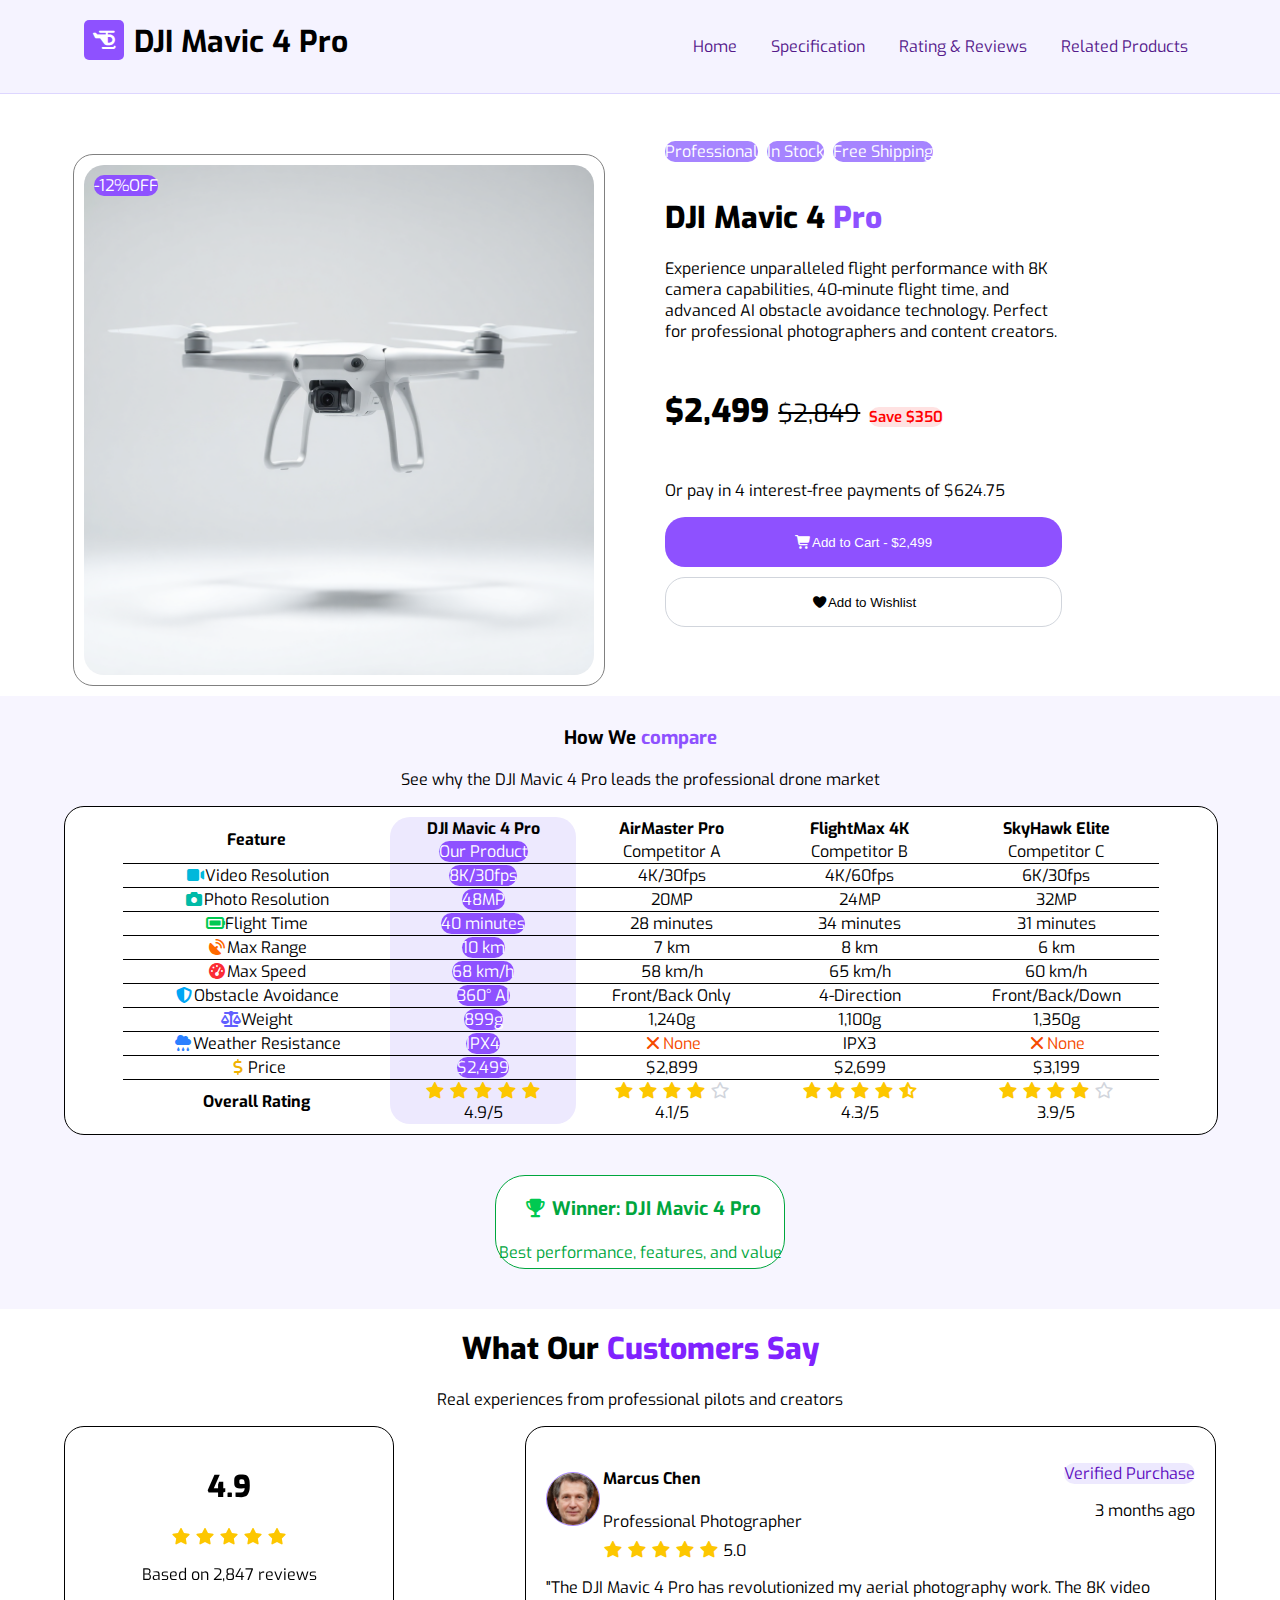
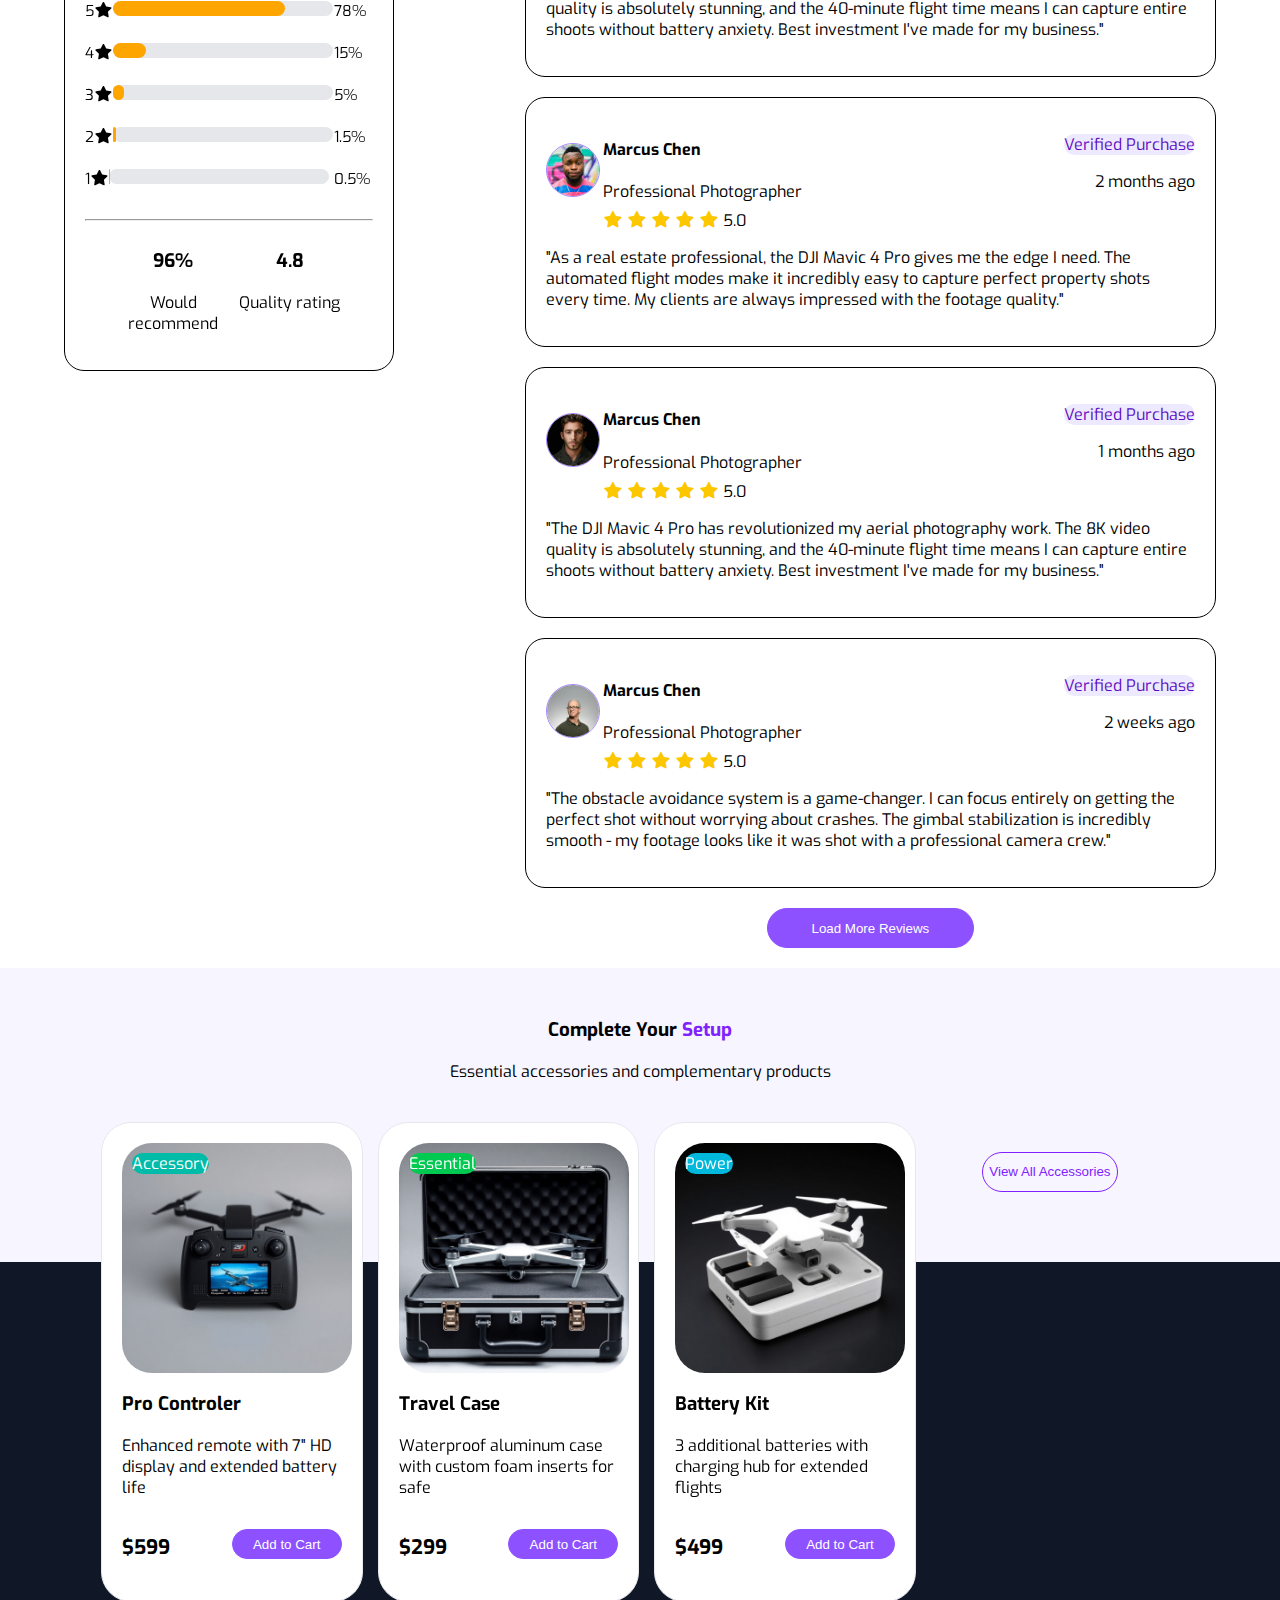
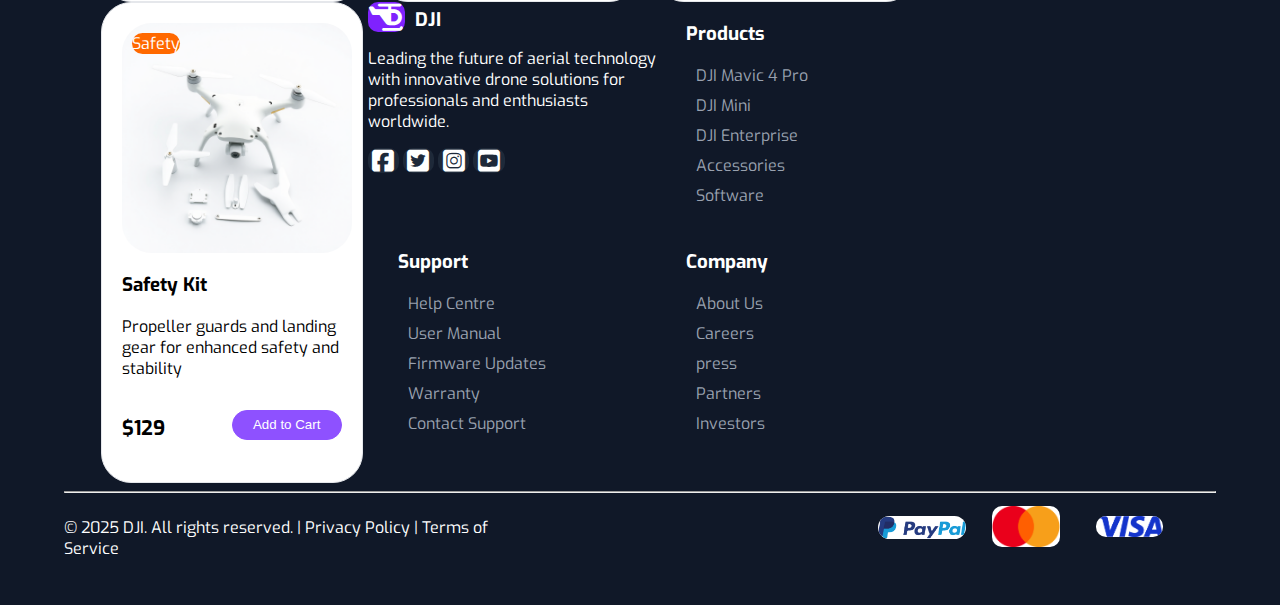
<file: index.html>
<html>
  <head>
    <link rel="shortcut icon" href="" type="" />
    <title>DJI Mavic 4 Pro | The Ultimate Drone</title>
    <link rel="stylesheet" href="Fontawesome/css/all.min.css" />
    <link rel="preconnect" href="https://fonts.googleapis.com" />
    <link rel="preconnect" href="https://fonts.gstatic.com" crossorigin />
    <link
      href="https://fonts.googleapis.com/css2?family=Exo:ital,wght@0,100..900;1,100..900&display=swap"
      rel="stylesheet"
    />
    <link rel="stylesheet" href="CSS/index.css" />
  </head>
  <body>
    <div class="Navbar">
      <div class="container">
        <div class="font-icon">
          <div class="font-img">
            <i class="fa-solid fa-helicopter"></i>
          </div>
          <div class="head"><h3>DJI Mavic 4 Pro</h3></div>
        </div>
        <!-- <div class="clear"></div> -->
        <div class="list-lift">
          <ul>
            <li>
              <a href="">Home</a>
            </li>
            <li><a href="">Specification</a></li>
            <li><a href="">Rating & Reviews</a></li>
            <li><a href="">Related Products</a></li>
          </ul>
        </div>
        <!-- <div class="clear"></div> -->
      </div>
    </div>

    <div class="clear"></div>

    <div class="Hero-Section">
      <div class="container">
        <div class="left-content">
          <div><img src="img/img3/imgi_1_hero-img-CYauTLx2.png" alt="" /></div>
          <div class="offer">-12%OFF</div>
        </div>
        <div class="right-content">
          <div class="list-right">
            <p>Professional</p>
            <p>In Stock</p>
            <p>Free Shipping</p>
          </div>
          <div class="info">
            <h1>DJI Mavic 4 <span>Pro</span></h1>
            <p>
              Experience unparalleled flight performance with 8K camera
              capabilities, 40-minute flight time, and advanced AI obstacle
              avoidance technology. Perfect for professional photographers and
              content creators.
            </p>
          </div>
          <div class="price">
            <p class="bold">$2,499</p>
            <p class="line"><del>$2,849</del></p>
            <p><span>Save $350</span></p>
            <p>Or pay in 4 interest-free payments of $624.75</p>
          </div>
          <div class="btn">
            <button class="btn1">
              <i class="fa-solid fa-cart-shopping"></i>Add to Cart - $2,499</button
            ><br />
            <button class="btn2">
              <i class="fa-solid fa-heart"></i>Add to Wishlist
            </button>
          </div>
        </div>
        <div class="clear"></div>
      </div>
    </div>

    <div class="How-We-compare-Section">
      <div class="container">
        <div class="address">
          <h3>How We <span>compare</span></h3>
          <p>See why the DJI Mavic 4 Pro leads the professional drone market</p>
        </div>
        <div class="Table">
          <table>
            <thead>
              <tr>
                <th rowspan="2">Feature</th>
                <th class="background2">DJI Mavic 4 Pro</th>
                <th>AirMaster Pro</th>
                <th>FlightMax 4K</th>
                <th>SkyHawk Elite</th>
              </tr>
              <tr>
                <td class="background"><span>Our Product</span></td>
                <td><p>Competitor A</p></td>
                <td><p>Competitor B</p></td>
                <td><p>Competitor C</p></td>
              </tr>
            </thead>
            <tbody>
              <tr class="border">
                <td><i class="fa-solid fa-video"></i>Video Resolution</td>
                <td class="background"><span>8K/30fps</span></td>
                <td><p>4K/30fps</p></td>
                <td><p>4K/60fps</p></td>
                <td><p>6K/30fps</p></td>
              </tr>
              <tr>
                <td><i class="fa-solid fa-camera"></i>Photo Resolution</td>
                <td class="background"><span>48MP</span></td>
                <td>20MP</td>
                <td>24MP</td>
                <td>32MP</td>
              </tr>
              <tr>
                <td><i class="fa-solid fa-battery-full"></i>Flight Time</td>
                <td class="background"><span>40 minutes</span></td>
                <td>28 minutes</td>
                <td>34 minutes</td>
                <td>31 minutes</td>
              </tr>
              <tr>
                <td><i class="fa-solid fa-satellite-dish"></i>Max Range</td>
                <td class="background"><span>10 km</span></td>
                <td>7 km</td>
                <td>8 km</td>
                <td>6 km</td>
              </tr>
              <tr>
                <td><i class="fa-solid fa-gauge-high"></i>Max Speed</td>
                <td class="background"><span>68 km/h</span></td>
                <td>58 km/h</td>
                <td>65 km/h</td>
                <td>60 km/h</td>
              </tr>
              <tr>
                <td>
                  <i class="fa-solid fa-shield-halved"></i>Obstacle Avoidance
                </td>
                <td class="background"><span>360° AI</span></td>
                <div class="font-red">
                  <td>Front/Back Only</td>
                  <td>4-Direction</td>
                  <td>Front/Back/Down</td>
                </div>
              </tr>
              <tr>
                <td><i class="fa-solid fa-scale-balanced"></i>Weight</td>
                <td class="background"><span>899g</span></td>
                <td>1,240g</td>
                <td>1,100g</td>
                <td>1,350g</td>
              </tr>
              <tr>
                <td>
                  <i class="fa-solid fa-cloud-rain"></i>Weather Resistance
                </td>
                <td class="background"><span>IPX4</span></td>
                <td>
                  <span class="font-red"
                    ><i class="fa-solid fa-xmark"></i>None</span
                  >
                </td>
                <td>IPX3</td>
                <td class="font-red"><i class="fa-solid fa-xmark"></i>None</td>
              </tr>
              <tr>
                <td><i class="fa-solid fa-dollar-sign"></i>Price</td>
                <td class="background"><span>$2,499</span></td>
                <td>$2,899</td>
                <td>$2,699</td>
                <td>$3,199</td>
              </tr>
            </tbody>
            <tfoot>
              <tr>
                <th>Overall Rating</th>
                <td class="background1">
                  <i class="fa-solid fa-star"></i>
                  <i class="fa-solid fa-star"></i>
                  <i class="fa-solid fa-star"></i>
                  <i class="fa-solid fa-star"></i>
                  <i class="fa-solid fa-star"></i><br />
                  <span> 4.9/5 </span>
                </td>
                <td>
                  <i class="fa-solid fa-star"></i>
                  <i class="fa-solid fa-star"></i>
                  <i class="fa-solid fa-star"></i>
                  <i class="fa-solid fa-star"></i>
                  <i class="fa-regular fa-star"></i><br />
                  4.1/5
                </td>
                <td>
                  <i class="fa-solid fa-star"></i>
                  <i class="fa-solid fa-star"></i>
                  <i class="fa-solid fa-star"></i>
                  <i class="fa-solid fa-star"></i>
                  <i class="fa-solid fa-star-half-stroke"></i><br />
                  4.3/5
                </td>
                <td>
                  <i class="fa-solid fa-star"></i>
                  <i class="fa-solid fa-star"></i>
                  <i class="fa-solid fa-star"></i>
                  <i class="fa-solid fa-star"></i>
                  <i class="fa-regular fa-star"></i><br />
                  3.9/5
                </td>
              </tr>
            </tfoot>
          </table>
        </div>
        <div class="text-align">
          <h3><i class="fa-solid fa-trophy"></i>Winner: DJI Mavic 4 Pro</h3>
          Best performance, features, and value
        </div>
      </div>
    </div>

    <div class="customer-reviews-section">
      <div class="container">
        <div class="title-customer-reviews">
          <h1>What Our <span>Customers Say</span></h1>
          <p>Real experiences from professional pilots and creators</p>
        </div>
        <div class="left-content2">
          <div class="rating">
            <h1>4.9</h1>
            <i class="fa-solid fa-star"></i>
            <i class="fa-solid fa-star"></i>
            <i class="fa-solid fa-star"></i>
            <i class="fa-solid fa-star"></i>
            <i class="fa-solid fa-star"></i>
            <p>Based on 2,847 reviews</p>
          </div>
          <div class="percent">
            <div class="float-left">5<i class="fa-solid fa-star"></i></div>
            <div class="rating-bar">
              <div class="rating1">
                <div class="rating-percentage"></div>
              </div>
            </div>
            <div class="float-right">78%</div>
          </div>

          <br />
          <br />

          <div class="percent2">
            <div class="float-left2">4<i class="fa-solid fa-star"></i></div>
            <div class="rating-bar2">
              <div class="rating2">
                <div class="rating-percentage2"></div>
              </div>
            </div>
            <div class="float-right2">15%</div>
          </div>

          <br />
          <br />

          <div class="percent3">
            <div class="float-left3">3<i class="fa-solid fa-star"></i></div>
            <div class="rating-bar3">
              <div class="rating3">
                <div class="rating-percentage3"></div>
              </div>
            </div>
            <div class="float-right3">5%</div>
          </div>

          <br />
          <br />

          <div class="percent4">
            <div class="float-left4">2<i class="fa-solid fa-star"></i></div>
            <div class="rating-bar4">
              <div class="rating4">
                <div class="rating-percentage4"></div>
              </div>
            </div>
            <div class="float-right4">1.5%</div>
          </div>

          <br />
          <br />
          <div class="percent5">
            <div class="float-left5">1<i class="fa-solid fa-star"></i></div>
            <div class="rating-bar5">
              <div class="rating5">
                <div class="rating-percentage5"></div>
              </div>
            </div>
            <div class="float-right5">0.5%</div>
          </div>
          <br />
          <br />
          <div class="clear"></div>
          <hr />
          <div class="upper-content">
            <div class="upper-content-lift">
              <h3>96%</h3>
              <p>Would recommend</p>
            </div>

            <div class="upper-content-right">
              <h3>4.8</h3>
              <p>Quality rating</p>
            </div>
          </div>
          <div class="clear"></div>
        </div>

        <div class="right-content2">
          <div class="all-cards">
            <div class="card1">
              
              <div class="photo1">
                <img src="img/img3/imgi_2_avatar-1-DZTe_nEx.png" alt="" />
              </div>
              <div class="name1">
                <h4>Marcus Chen</h4>
                Professional Photographer
                <br />
                <i class="fa-solid fa-star"></i>
                <i class="fa-solid fa-star"></i>
                <i class="fa-solid fa-star"></i>
                <i class="fa-solid fa-star"></i>
                <i class="fa-solid fa-star"></i>
                5.0
              </div>
              <!-- <div class="clear"></div> -->
              <div class="verified">
                <p><span>Verified Purchase</span></p>
                <p>3 months ago</p>
              </div>
              <div class="clear"></div>
              <div class="info-card1">
                <p>
                  "The DJI Mavic 4 Pro has revolutionized my aerial photography
                  work. The 8K video quality is absolutely stunning, and the
                  40-minute flight time means I can capture entire shoots
                  without battery anxiety. Best investment I've made for my
                  business."
                </p>
              </div>
            </div>
            <div class="clear"></div>
            <div class="card1">
              
              <div class="photo1">
                <img src="img/img3/imgi_3_avatar-2-DvihTPKl.jpg" alt="" />
              </div>
              <div class="name1">
                <h4>Marcus Chen</h4>
                Professional Photographer
                <br />
                <i class="fa-solid fa-star"></i>
                <i class="fa-solid fa-star"></i>
                <i class="fa-solid fa-star"></i>
                <i class="fa-solid fa-star"></i>
                <i class="fa-solid fa-star"></i>
                5.0
              </div>
              <div class="verified">
                <p><span>Verified Purchase</span></p>
                <p>2 months ago</p>
              </div>
              <div class="clear"></div>

              <div class="info-card1">
                <p>
                  "As a real estate professional, the DJI Mavic 4 Pro gives me
                  the edge I need. The automated flight modes make it incredibly
                  easy to capture perfect property shots every time. My clients
                  are always impressed with the footage quality."
                </p>
              </div>
            </div>

            <div class="clear"></div>

            <div class="card1">
              
              <div class="photo1">
                <img src="img/img3/imgi_4_avatar-3-CwUcGkzI.jpg" alt="" />
              </div>
              <div class="name1">
                <h4>Marcus Chen</h4>
                Professional Photographer
                <br />
                <i class="fa-solid fa-star"></i>
                <i class="fa-solid fa-star"></i>
                <i class="fa-solid fa-star"></i>
                <i class="fa-solid fa-star"></i>
                <i class="fa-solid fa-star"></i>
                5.0
              </div>
              <div class="verified">
                <p><span>Verified Purchase</span></p>
                <p>1 months ago</p>
              </div>
              <div class="clear"></div>

              <div class="info-card1">
                <p>
                  "The DJI Mavic 4 Pro has revolutionized my aerial photography
                  work. The 8K video quality is absolutely stunning, and the
                  40-minute flight time means I can capture entire shoots
                  without battery anxiety. Best investment I've made for my
                  business."
                </p>
              </div>
            </div>
            <div class="clear"></div>
            <div class="card1">
              
              <div class="photo1">
                <img src="img/img3/imgi_5_avatar-4-CDQD_dyw.jpg" alt="" />
              </div>
              <div class="name1">
                <h4>Marcus Chen</h4>
                Professional Photographer
                <br />
                <i class="fa-solid fa-star"></i>
                <i class="fa-solid fa-star"></i>
                <i class="fa-solid fa-star"></i>
                <i class="fa-solid fa-star"></i>
                <i class="fa-solid fa-star"></i>
                5.0
              </div>
              <div class="verified">
                <p><span>Verified Purchase</span></p>
                <p>2 weeks ago</p>
              </div>
              <div class="clear"></div>

              <div class="info-card1">
                <p>
                  "The obstacle avoidance system is a game-changer. I can focus
                  entirely on getting the perfect shot without worrying about
                  crashes. The gimbal stabilization is incredibly smooth - my
                  footage looks like it was shot with a professional camera
                  crew."
                </p>
              </div>
            </div>
            <div class="clear"></div>
            <div class="btn-hover">
              <button>Load More Reviews</button>
            </div>
          </div>
          <div class="clear"></div>
        </div>
      </div>
    </div>
    <div class="complete-your-setup-section">
      <div class="container">
        <div class="title-of-complete-your-setup">
          <h3>Complete Your <span>Setup</span></h3>
          <p>Essential accessories and complementary products</p>
        </div>
        <div class="all-cards2">
          <div class="card-1">
            <div class="photo2">
              <img
                src="img/img3/imgi_6_related-products-1-D4JR6uDa.png"
                alt=""
              />
            </div>
            <div class="advantage">Accessory</div>
            <div>
              <h3>Pro Controler</h3>
              <p>
                Enhanced remote with 7" HD display and extended battery life
              </p>
            </div>
            <div class="card-price">
              <h3>$599</h3>
            </div>
            <div class="btn-card">
              <button>Add to Cart</button>
            </div>
            <!-- <div class="clear"></div> -->
          </div>
          <div class="card-1">
            <div class="photo2">
              <img
                src="img/img3/imgi_7_related-products-2-OSxMogX9.png"
                alt=""
              />
            </div>
            <div class="advantage2">Essential</div>
            <div>
              <h3>Travel Case</h3>
              <p>Waterproof aluminum case with custom foam inserts for safe</p>
            </div>
            <div class="card-price">
              <h3>$299</h3>
            </div>
            <div class="btn-card">
              <button>Add to Cart</button>
            </div>
          </div>
          <div class="card-1">
            <div class="photo2">
              <img
                src="img/img3/imgi_8_related-products-3-DDld9RDW.png"
                alt=""
              />
            </div>
            <div class="advantage3">Power</div>
            <div>
              <h3>Battery Kit</h3>
              <p>
                3 additional batteries with charging hub for extended flights
              </p>
            </div>
            <div class="card-price">
              <h3>$499</h3>
            </div>
            <div class="btn-card">
              <button>Add to Cart</button>
            </div>
          </div>
          <div class="card-1">
            <div class="photo2">
              <img
                src="img/img3/imgi_9_related-products-4-bI1kHqI6.png"
                alt=""
              />
            </div>
            <div class="advantage4">Safety</div>
            <div>
              <h3>Safety Kit</h3>
              <p>
                Propeller guards and landing gear for enhanced safety and
                stability
              </p>
            </div>
            <div class="card-price">
              <h3>$129</h3>
            </div>
            <div class="btn-card">
              <button>Add to Cart</button>
            </div>
          </div>
        </div>
        <div class="view-all"><button>View All Accessories</button></div>
      </div>
    </div>
  </body>
  <footer>
    <div class="footer-section">
      <div class="container">
        <div class="first-content">
          <i class="fa-solid fa-helicopter"></i>
          <h3>DJI</h3>
          <p>
            Leading the future of aerial technology with innovative drone
            solutions for professionals and enthusiasts worldwide.
          </p>
          <div class="duration">
            <i class="fa-brands fa-square-facebook"></i>
            <i class="fa-brands fa-square-twitter"></i>
            <i class="fa-brands fa-square-instagram"></i>
            <i class="fa-brands fa-square-youtube"></i>
          </div>
        </div>
        <div class="second-content">
          <h3>Products</h3>
          <ul>
            <li>DJI Mavic 4 Pro</li>
            <li>DJI Mini</li>
            <li>DJI Enterprise</li>
            <li>Accessories</li>
            <li>Software</li>
          </ul>
        </div>
        <div class="third-content">
          <h3>Support</h3>
          <ul>
            <li>Help Centre</li>
            <li>User Manual</li>
            <li>Firmware Updates</li>
            <li>Warranty</li>
            <li>Contact Support</li>
          </ul>
        </div>
        <div class="forth-content">
          <h3>Company</h3>
          <ul>
            <li>About Us</li>
            <li>Careers</li>
            <li>press</li>
            <li>Partners</li>
            <li>Investors</li>
          </ul>
        </div>
        <div class="clear"></div>
        <hr />
        <div class="copyright">
          <div class="copyright-info">
            <p>
              © 2025 DJI. All rights reserved. | Privacy Policy | Terms of
              Service
            </p>
          </div>
          <div class="copyright-imgs">
            <div class="copyright-img1">
              <img src="img/img3/imgi_10_default.2png.png" alt="" />
            </div>
            <div class="copyright-img2">
              <img src="img/img3/imgi_11_default.png" alt="" />
            </div>
            <div class="copyright-img3">
              <img src="img/img3/imgi_12_default.png" alt="" />
            </div>
          </div>
        </div>
        <div class="clear"></div>
      </div>
    </div>
  </footer>
</html>
</file>
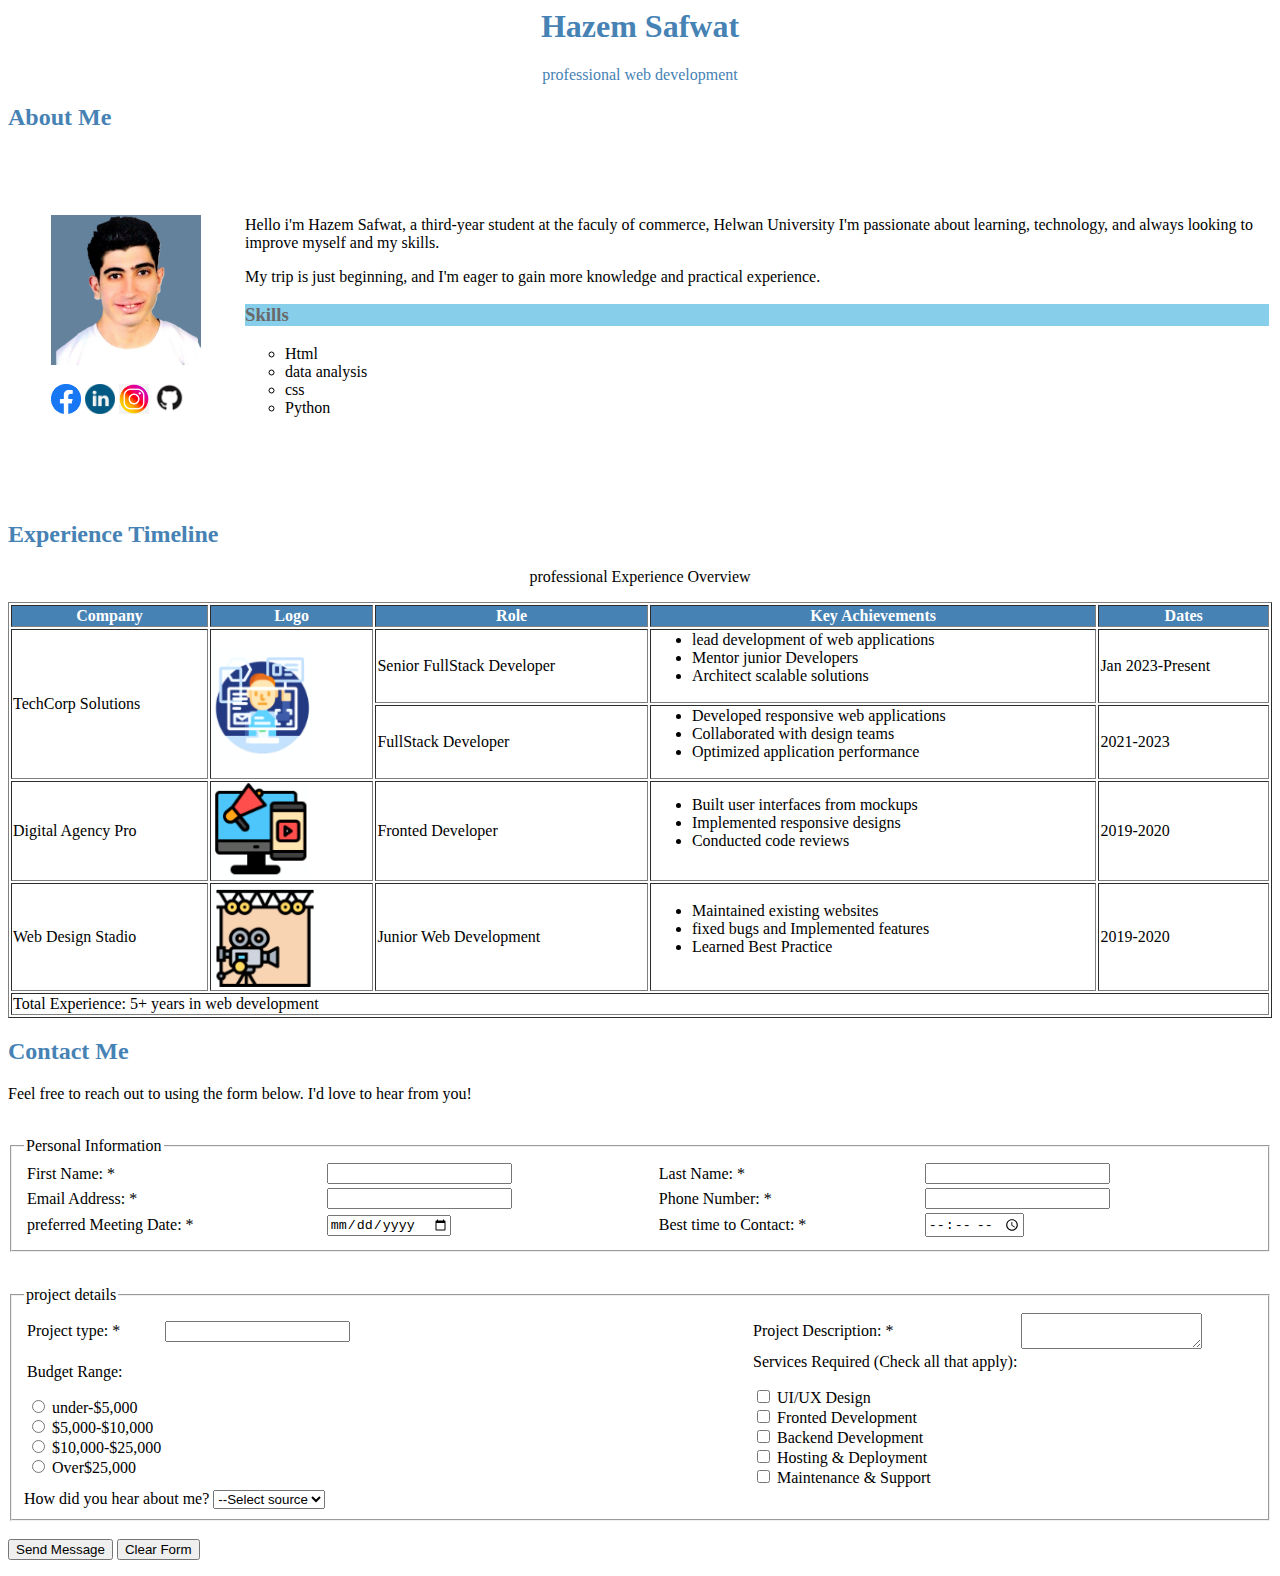
<file: session1/index.html>
<html>
  <head></head>
  <body>
    <h1 style="text-align: center; color: steelblue">Hazem Safwat</h1>
    <p style="text-align: center; color: steelblue">
      professional web development
    </p>
    <h2 style="color: steelblue">About Me</h2>

    <table height="350px" width="100%">
      <thead></thead>
      <tbody>
        <tr>
          <td>
            <ul>
              <img src="../img/1731438361786.jpg" width="150" alt="My Photo" />
            </ul>
            <ul>
              <img src="../img/images.png" height="30px" alt="Facebook icon" />
              <img
                src="../img/LinkedIn-PNG-HD-Images.png"
                height="30px"
                alt="LinkedIn Photo"
              />
              <img
                src="../img/three-dimensional-instagram-icon-social-software-likes_494359_wh860.png"
                height="30px"
                alt="instagram icon"
              />
              <img src="../img/GitHub-Mark-ea2971cee799.png" height="33px" alt="GitHub icon" />
            </ul>
          </td>
          <td>
            <ul>
              <p>
                Hello i'm Hazem Safwat, a third-year student at the faculy of
                commerce, Helwan University I'm passionate about learning,
                technology, and always looking to improve myself and my skills.
              </p>
            </ul>
            <ul>
              <p>
                My trip is just beginning, and I'm eager to gain more knowledge
                and practical experience.
              </p>
            </ul>
            <ul>
              <h3 style="background-color: skyblue; color: dimgray">Skills</h3>
              <ul>
                <li>Html</li>
                <li>data analysis</li>
                <li>css</li>
                <li>Python</li>
              </ul>
            </ul>
          </td>
        </tr>
      </tbody>
      <tfoot></tfoot>
    </table>
    <h2 style="color: steelblue">Experience Timeline</h2>
    <p style="text-align: center">professional Experience Overview</p>
    <table , border="1" width="100%">
      <thead style="background-color: steelblue; color: white">
        <tr>
          <th>Company</th>
          <th>Logo</th>
          <th>Role</th>
          <th>Key Achievements</th>
          <th>Dates</th>
        </tr>
      </thead>
      <tbody>
        <tr>
          <td rowspan="2">TechCorp Solutions</td>
          <td rowspan="2">
            <img
              src="../img/Screenshot 2025-09-26 143725.png"
              alt="TechCorp Logo"
            />
          </td>
          <td>Senior FullStack Developer</td>
          <td>
            <ul>
              <li>lead development of web applications</li>
              <li>Mentor junior Developers</li>
              <li>Architect scalable solutions</li>
            </ul>
          </td>
          <td>Jan 2023-Present</td>
        </tr>

        <tr>
          <td>FullStack Developer</td>
          <td>
            <ul>
              <li>Developed responsive web applications</li>
              <li>Collaborated with design teams</li>
              <li>Optimized application performance</li>
            </ul>
          </td>
          <td>2021-2023</td>
        </tr>
        <tr>
          <td>Digital Agency Pro</td>
          <td>
            <img
              src="../img/Screenshot 2025-09-26 200046.png"
              alt="Digital Agency Pro Logo"
            />
          </td>
          <td>Fronted Developer</td>
          <td>
            <ul>
              <li>Built user interfaces from mockups</li>
              <li>Implemented responsive designs</li>
              <li>Conducted code reviews</li>
            </ul>
          </td>
          <td>2019-2020</td>
        </tr>
        <tr>
          <td>Web Design Stadio</td>
          <td>
            <img
              src="../img/Screenshot 2025-09-26 203806.png"
              alt="Web Design Stadio Logo"
            />
          </td>
          <td>Junior Web Development</td>
          <td>
            <ul>
              <li>Maintained existing websites</li>
              <li>fixed bugs and Implemented features</li>
              <li>Learned Best Practice</li>
            </ul>
          </td>
          <td>2019-2020</td>
        </tr>
        <tr>
          <td colspan="5">Total Experience: 5+ years in web development</td>
        </tr>
      </tbody>
      <tfoot></tfoot>
    </table>
    <h2 style="color: steelblue">Contact Me</h2>
    <p>
      Feel free to reach out to using the form below. I'd love to hear from you!
    </p>
    <br />
    <form method="post">
      <fieldset>
        <legend>Personal Information</legend>
        <table width="100%">
          <thead></thead>
          <tbody>
            <tr>
              <td><label for="FN">First Name: *</label></td>
              <td><input id="FN" type="text" name="First Name" /></td>
              <td><label for="LN">Last Name: *</label></td>
              <td><input id="LN" type="text" name="last name" /></td>
            </tr>
            <tr>
              <td><label for="Email">Email Address: *</label></td>
              <td><input id="Email" type="email" name="email" /></td>
              <td><label for="Number">Phone Number: *</label></td>
              <td><input id="Number" type="tel" name="number" /></td>
            </tr>
            <tr>
              <td>
                <label for="meeting date">preferred Meeting Date: *</label>
              </td>
              <td><input id="meeting date" type="date" name="date" /></td>
              <td><label for="time">Best time to Contact: *</label></td>
              <td><input id="time" type="time" name="time" /></td>
            </tr>
          </tbody>
        </table>
      </fieldset>
    </form>
    <br />
    <form>
      <fieldset>
        <legend>project details</legend>
        <table>
          <thead></thead>
          <tbody>
            <tr>
              <td><label for="pt">Project type: * </label></td>
              <td><input type="text" id="pt" /></td>
              <td>
                <label for="PD">Project Description: *</label>
              </td>
              <td>
                <textarea name="Project DESC" id="PD"></textarea>
              </td>
            </tr>
            <tr>
              <td>
                <p>Budget Range:</p>
                <input
                  type="radio"
                  name="Budget_Range"
                  value="under5k"
                  id="Under"
                />
                <label for="Under">under-$5,000</label>
                <br />
                <input
                  type="radio"
                  name="Budget_Range"
                  value="$5,000-$10,000"
                  id="$5,000-$10,000"
                />
                <label for="$5,000-$10,000">$5,000-$10,000</label>
                <br />
                <input
                  type="radio"
                  name="Budget_Range"
                  value="$10,000-$25,000"
                  id="$10,000-$25,000"
                />
                <label for="$10,000-$25,000">$10,000-$25,000</label>
                <br />
                <input
                  type="radio"
                  name="Budget_Range"
                  value="Over$25,000"
                  id="Over$25,000"
                />
                <label for="Over$25,000">Over$25,000</label>
              </td>
              <td width="50%"></td>
              <td>
                <p>Services Required (Check all that apply):</p>
                <input
                  type="checkbox"
                  name="Services"
                  value="UI/UX"
                  id="UI/UX"
                />
                <label for="UI/UX">UI/UX Design</label>
                <br />
                <input
                  type="checkbox"
                  name="Services"
                  value="Fronted"
                  id="Fronted"
                />
                <label for="Fronted">Fronted Development</label>
                <br />
                <input
                  type="checkbox"
                  name="Services"
                  value="Backend"
                  id="Backend"
                />
                <label for="Backend">Backend Development</label>
                <br />
                <input
                  type="checkbox"
                  name="Services"
                  value="Hosting & Deployment"
                  id="Hosting & Deployment"
                />
                <label for="Hosting & Deployment">Hosting & Deployment</label>
                <br />
                <input
                  type="checkbox"
                  name="Services"
                  value="Maintenance & Support"
                  id="Maintenance & Support"
                />
                <label for="Maintenance & Support">Maintenance & Support</label>
              </td>
            </tr>
          </tbody>
          <tfoot></tfoot>
        </table>
        <label for="QU">How did you hear about me?</label>
        <select name="question" id="QU">
          <option disabled selected>--Select source</option>
          <option value="Face">Facebook</option>
          <option value="Insta">Instagram</option>
          <option value="Friend">Friend</option>
          <option value="Other">Other</option>
        </select>
      </fieldset>
      <br />
      <button type="submit">Send Message</button>
      <button type="reset">Clear Form</button>
    </form>
  </body>
</html>
</file>
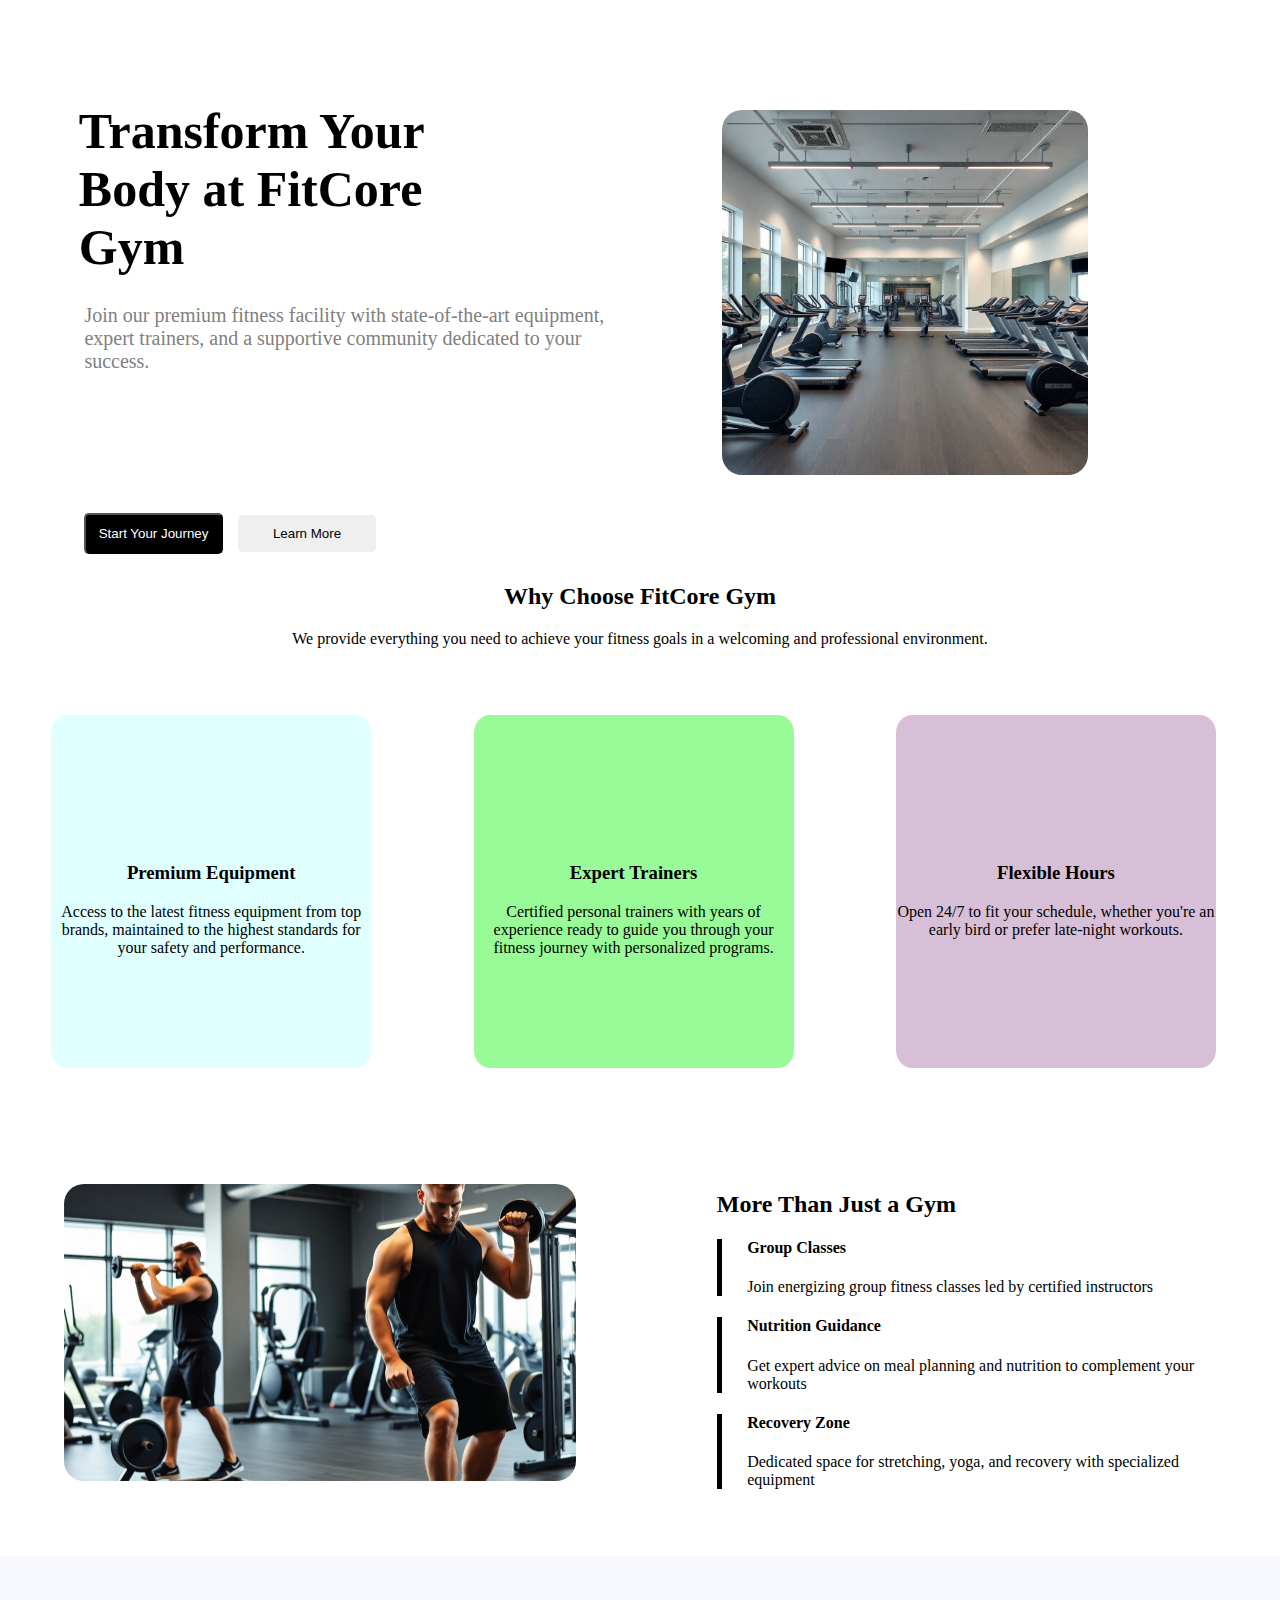
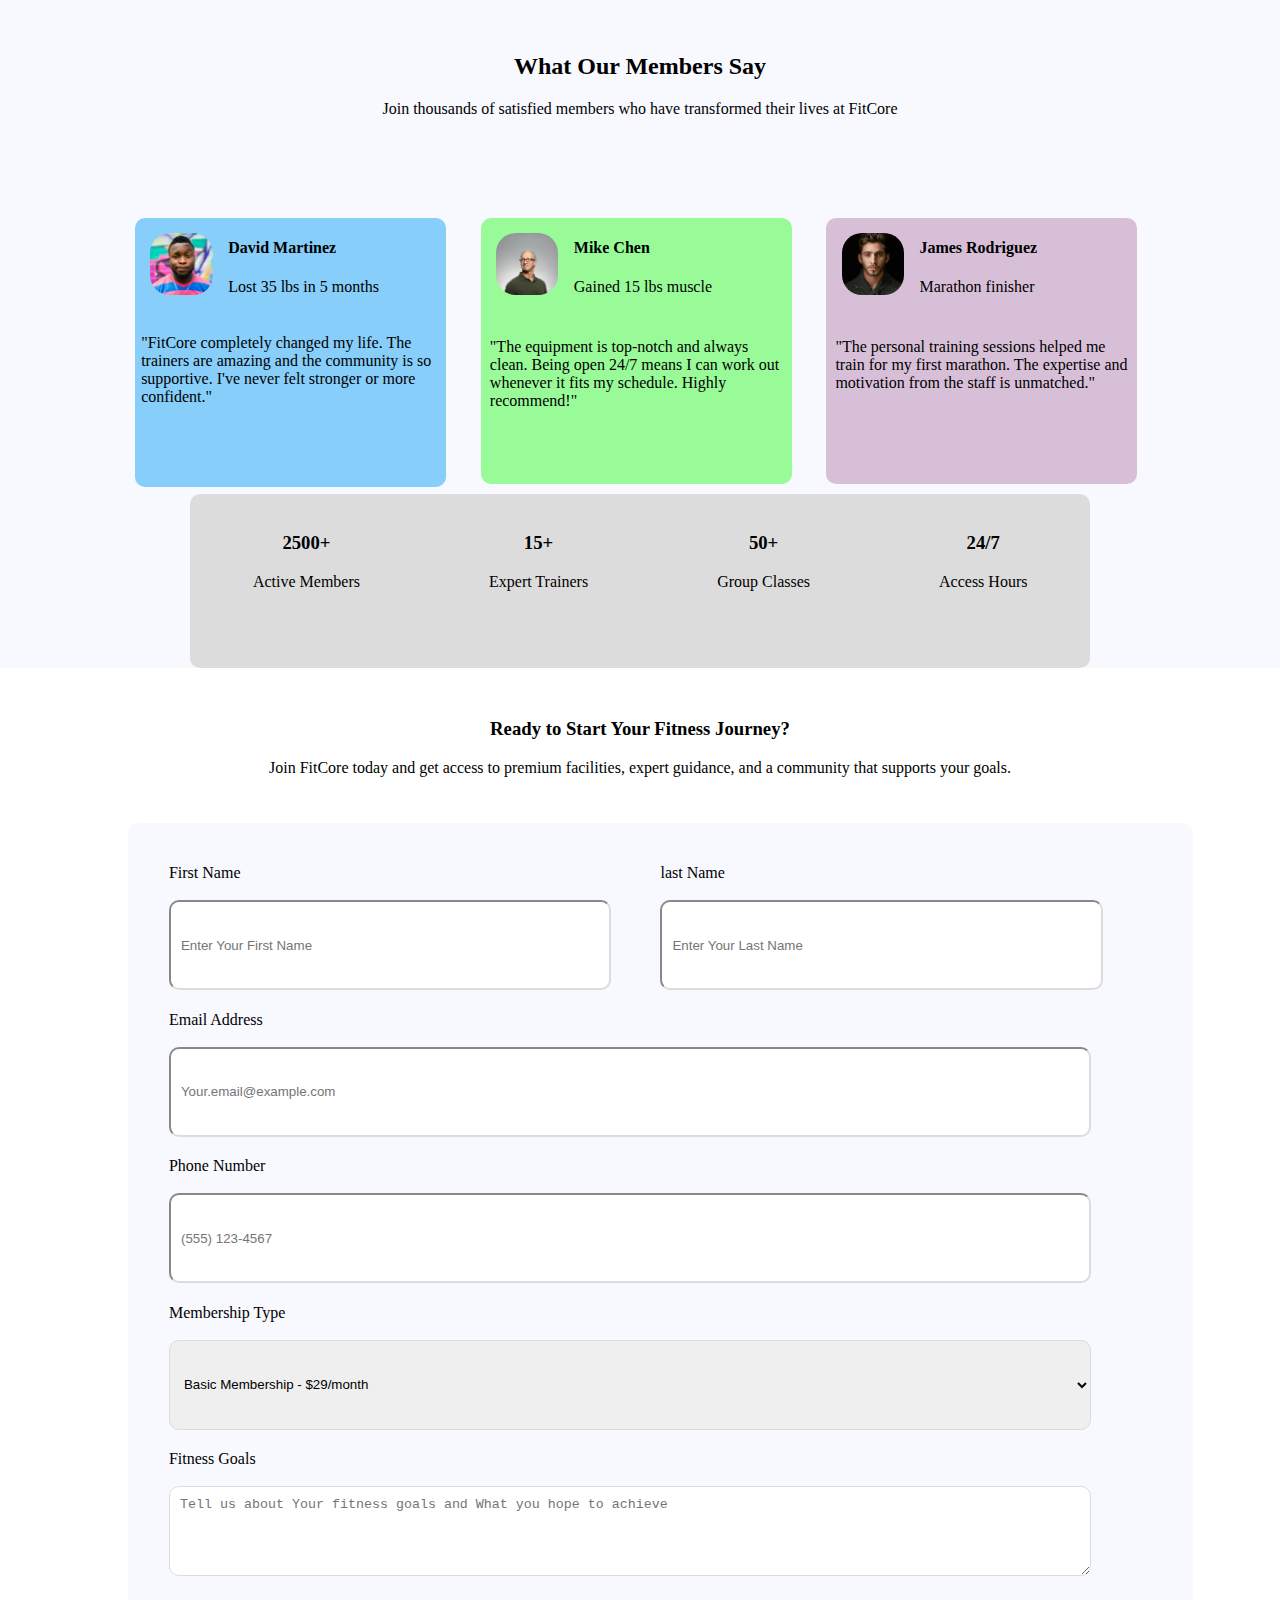
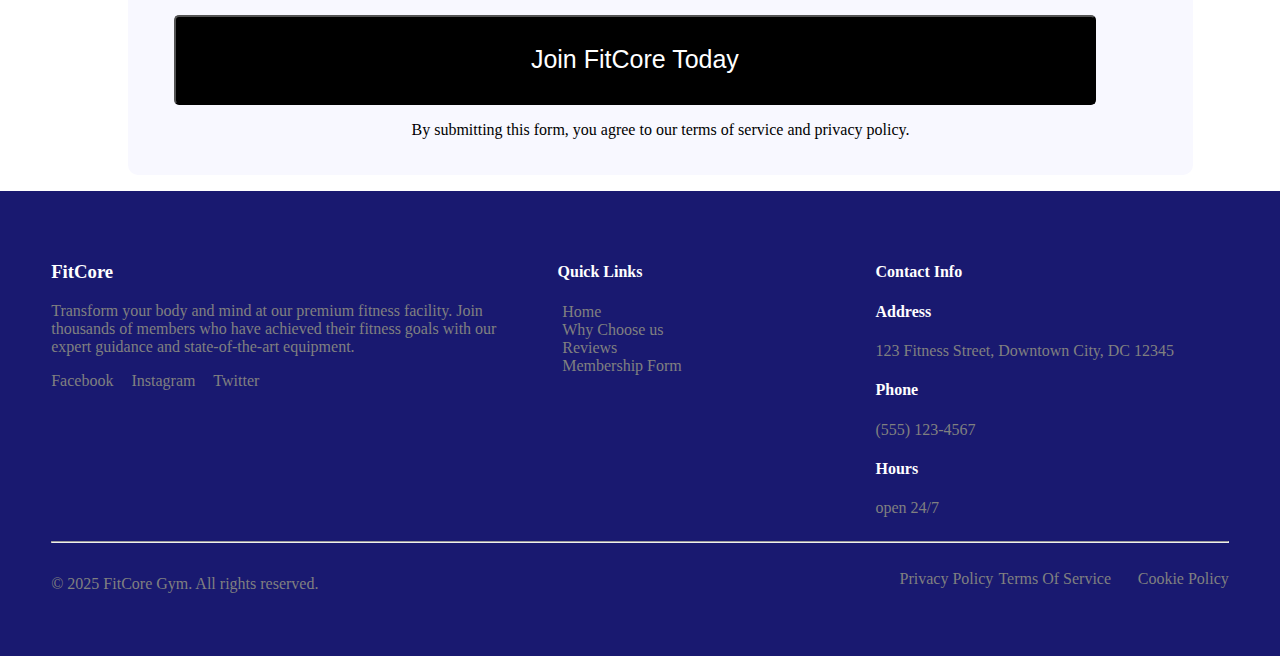
<file: Assignment2.html>
<html>
  <head>
    <link rel="shortcut icon" href="img/img2/favicon.png" type="" />
    <title>FitCore Gym</title>
    <link rel="stylesheet" href="CSS/style.css" />
  </head>
  <body>
    <div class="all">
      <div class="content">
        <div class="left-content">
          <h1 class="h1">Transform Your Body at FitCore Gym</h1>
          <p class="p1">
            Join our premium fitness facility with state-of-the-art equipment,
            expert trainers, and a supportive community dedicated to your
            success.
          </p>
          <button class="btn1">Start Your Journey</button>
          <button class="btn2">Learn More</button>
        </div>
        <div class="right-content">
          <img src="img/img2/hero-section-img.png" alt="Gym" />
        </div>
      </div>
    </div>
    <div class="clear"></div>

    <div class="Why-us">
      <div class="content-2">
        <div class="head-content">
          <h2>Why Choose FitCore Gym</h2>
          <p>
            We provide everything you need to achieve your fitness goals in a
            welcoming and professional environment.
          </p>
        </div>
        <div class="all-cards">
          <div class="card-1">
            <!-- <div class="square">
              <span class="white-square"></span>
            </div> -->
            <h3>Premium Equipment</h3>
            <p>
              Access to the latest fitness equipment from top brands, maintained
              to the highest standards for your safety and performance.
            </p>
          </div>
          <div class="card-2">
            <h3>Expert Trainers</h3>
            <p>
              Certified personal trainers with years of experience ready to
              guide you through your fitness journey with personalized programs.
            </p>
          </div>
          <div class="card-3">
            <h3>Flexible Hours</h3>
            <p>
              Open 24/7 to fit your schedule, whether you're an early bird or
              prefer late-night workouts.
            </p>
          </div>
        </div>
        <div class="clear"></div>
        <div class="More-Than-Just">
          <div class="image">
            <img src="img/img2/why-choose-us.png" alt="photo-Gym" />
          </div>
          <div class="body">
            <h2>More Than Just a Gym</h2>
            <div class="border1">
              <div class="border-1">
                <h4>Group Classes</h4>
                <p>
                  Join energizing group fitness classes led by certified
                  instructors
                </p>
              </div>
            </div>
            <div class="border2">
              <div class="border-2">
                <h4>Nutrition Guidance</h4>
                <p>
                  Get expert advice on meal planning and nutrition to complement
                  your workouts
                </p>
              </div>
            </div>
            <div class="border3">
              <div class="border-3">
                <h4>Recovery Zone</h4>
                <p>
                  Dedicated space for stretching, yoga, and recovery with
                  specialized equipment
                </p>
              </div>
            </div>
          </div>
        </div>
      </div>
    </div>

    <div class="clear"></div>

    <div class="What-Our-Members-Say">
      <div class="content-3">
        <div class="topic-content-3">
          <h2>What Our Members Say</h2>
          <p>
            Join thousands of satisfied members who have transformed their lives
            at FitCore
          </p>
        </div>
        <div class="reviews">
          <div class="card-content">
            <div class="card-topic">
              <div class="review-1">
                <img src="img/img2/avatar-1.jpg" alt="person" />
              </div>
              <div class="review-info">
                <h4>David Martinez</h4>
                <p>Lost 35 lbs in 5 months</p>
              </div>

              <div class="clear"></div>

              <div class="review-person-1">
                <p>
                  "FitCore completely changed my life. The trainers are amazing
                  and the community is so supportive. I've never felt stronger
                  or more confident."
                </p>
              </div>
            </div>
          </div>
          <div class="card-content-2">
            <div class="card-topic-2">
              <div class="review-2">
                <img src="img/img2/avatar-2.jpg" alt="person" />
              </div>
              <div class="review-info">
                <h4>Mike Chen</h4>
                <p>Gained 15 lbs muscle</p>
              </div>

              <div class="clear"></div>

              <div class="review-person-2">
                <p>
                  "The equipment is top-notch and always clean. Being open 24/7
                  means I can work out whenever it fits my schedule. Highly
                  recommend!"
                </p>
              </div>
            </div>
          </div>
          <div class="card-content-3">
            <div class="card-topic-3">
              <div class="review-3">
                <img src="img/img2/avatar-3.jpg" alt="person" />
              </div>
              <div class="review-info">
                <h4>James Rodriguez</h4>
                <p>Marathon finisher</p>
              </div>

              <div class="clear"></div>

              <div class="review-person-3">
                <p>
                  "The personal training sessions helped me train for my first
                  marathon. The expertise and motivation from the staff is
                  unmatched."
                </p>
              </div>
            </div>
          </div>

          <div class="clear"></div>
        </div>
      </div>
      <div class="statictics">
        <div class="information">
          <div class="info-for-static">
            <h3>2500+</h3>
            <p>Active Members</p>
          </div>
          <div class="info-statitics-2">
            <h3>15+</h3>
            <p>Expert Trainers</p>
          </div>
          <div class="info-statitics-3">
            <h3>50+</h3>
            <p>Group Classes</p>
          </div>
          <div class="info-statitics-4">
            <h3>24/7</h3>
            <p>Access Hours</p>
          </div>
        </div>
      </div>
    </div>

    <div class="clear"></div>

    <div class="membership-form">
      <div class="content-4">
        <div class="top">
          <h3>Ready to Start Your Fitness Journey?</h3>
          <p>
            Join FitCore today and get access to premium facilities, expert
            guidance, and a community that supports your goals.
          </p>
        </div>
        <form action="">
          <div class="form-group">
            <div class="first-name-d">
              <label for="first-name">First Name</label><br /><br />
              <input
                type="text"
                placeholder="Enter Your First Name"
                id="first-name"
              />
            </div>
            <div class="last-name">
              <label for="last-name">last Name</label><br /><br />
              <input
                type="text"
                placeholder="Enter Your Last Name"
                id="last-name"
              />
            </div>

            <div class="clear"></div>
          </div>
          <div class="Email">
            <label for="email">Email Address</label><br />
            <br />
            <input
              name="Email"
              type="email"
              placeholder="Your.email@example.com"
              id="email"
            />
          </div>
          <div class="Phone">
            <label for="phone">Phone Number</label><br />
            <br />
            <input type="tel" placeholder="(555) 123-4567" id="phone" />
          </div>
          <div class="Membership-Type">
            <label for="Type">Membership Type</label>
            <br />
            <br />
            <select name="question" id="Type">
              <option selected>Basic Membership - $29/month</option>
              <option value="Face">Premium Membership - $49/month</option>
              <option value="Insta">VIP Membership - $79/month</option>
            </select>
          </div>
          <div class="Goals">
            <label for="fitness">Fitness Goals</label><br /><br />
            <textarea
              name="fitness-goal"
              id="fitness"
              placeholder="Tell us about Your fitness goals and What you hope to achieve"
            ></textarea>
            <br /><br />
          </div>
          <div class="enter">
            <button class="button" type="submit">Join FitCore Today</button>
            <p>
              By submitting this form, you agree to our terms of service and
              privacy policy.
            </p>
          </div>
        </form>
      </div>
    </div>
  </body>

  <footer>
    <div class="footer">
      <div class="all-footer">
        <div class="all-content">
          <div class="lift-cont">
            <h3>FitCore</h3>
            <p>
              Transform your body and mind at our premium fitness facility. Join
              thousands of members who have achieved their fitness goals with
              our expert guidance and state-of-the-art equipment.
            </p>
            <div class="links">
              <a href=""> Facebook </a>
              <a href="">Instagram</a>
              <a href="">Twitter</a>
            </div>
          </div>

          <div class="Quick-Links">
            <div class="quick"><h4>Quick Links</h4></div>

            <ul>
              <li><a href=""></a> Home</li>
              <li><a href=""></a> Why Choose us</li>
              <li><a href=""></a> Reviews</li>
              <li><a href=""></a> Membership Form</li>
            </ul>
          </div>

          <div class="Contact-Info">
            <div class="Address">
              <div class="cont"><h4>Contact Info</h4></div>
              <div><h4>Address</h4></div>
              <div><p>123 Fitness Street, Downtown City, DC 12345</p></div>
            </div>
            <div class="phone-for-contact">
              <h4>Phone</h4>
              <p>(555) 123-4567</p>
            </div>
            <div class="Hours">
              <h4>Hours</h4>
              <p>open 24/7</p>
            </div>
          </div>
        </div>

        <div class="clear"></div>
        <hr />
        <div class="copyright">
          <div class="verifi">
            <p>© 2025 FitCore Gym. All rights reserved.</p>
          </div>
          <div class="more-info">
            <div class="links-info">
              <ul>
                <li><a href="">Privacy Policy</a></li>
                <li><a href="">Terms Of Service</a></li>
                <li><a href="">Cookie Policy</a></li>
              </ul>
            </div>
          </div>
        </div>
      </div>
    </div>
  </footer>
</html>
</file>
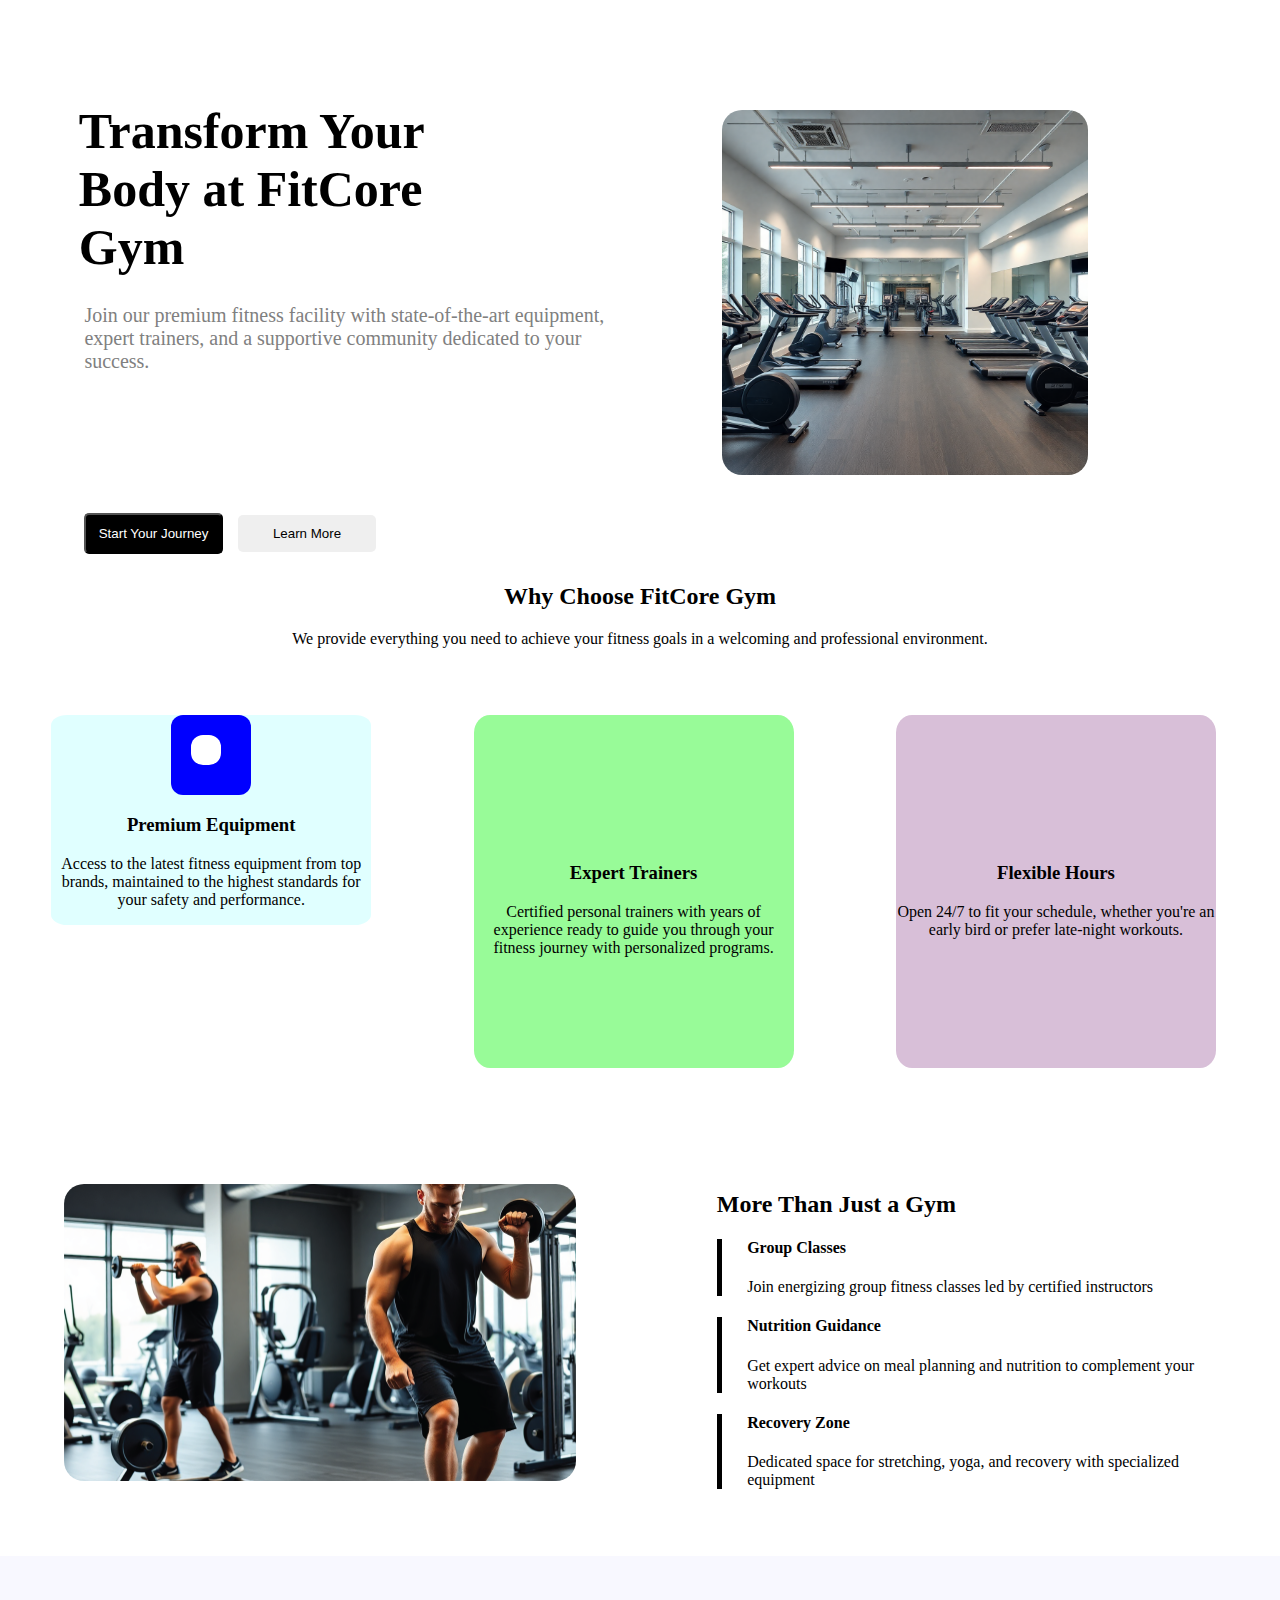
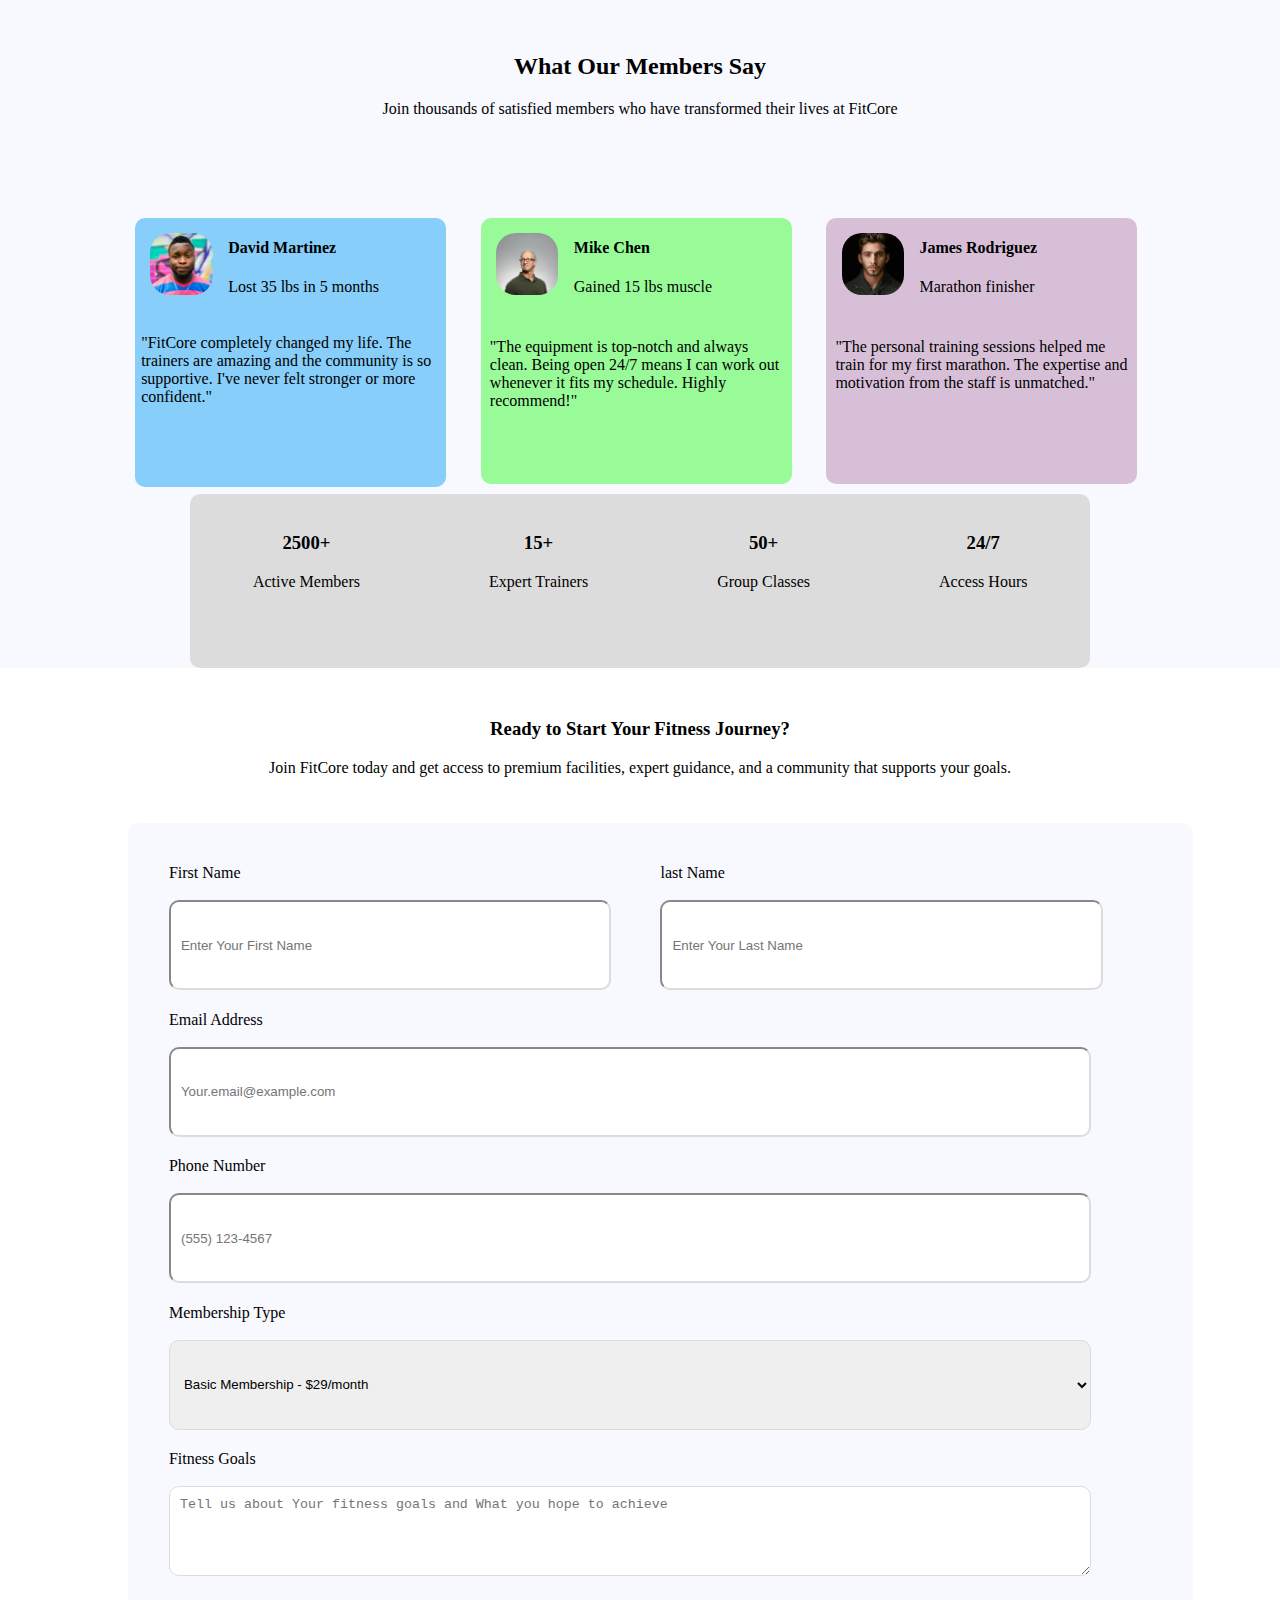
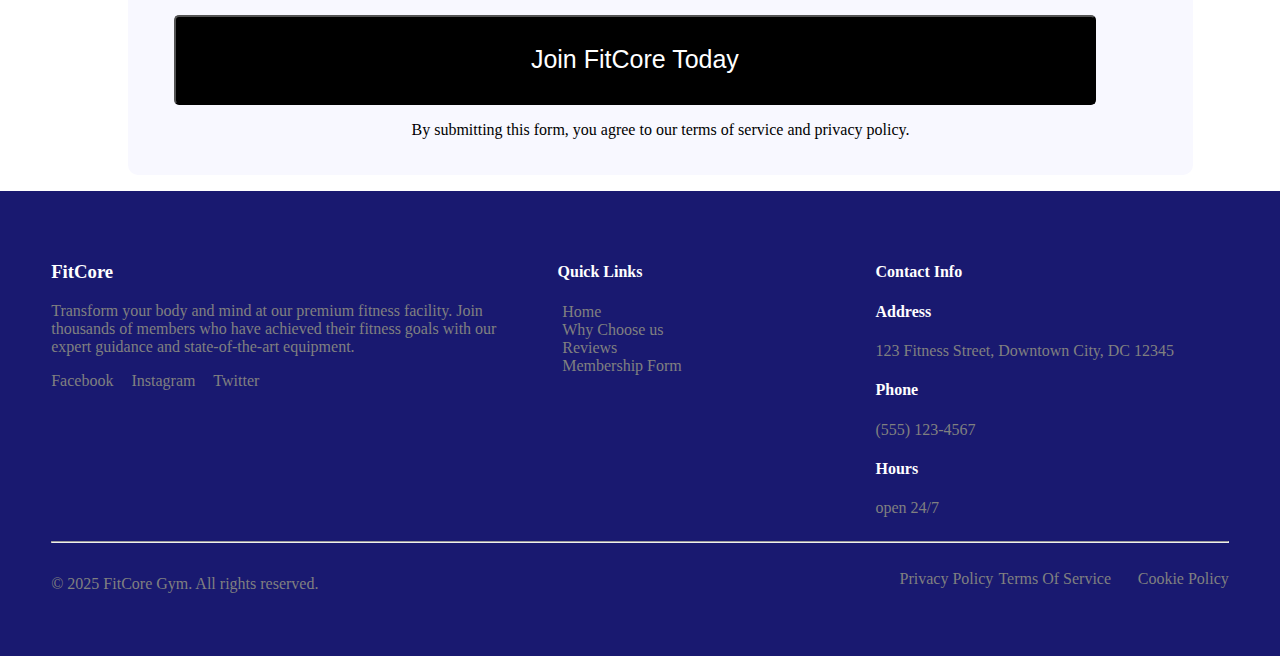
<file: session2/assignment2.html>
<html>
  <head>
    <link rel="shortcut icon" href="img/img2/favicon.png" type="" />
    <title>FitCore Gym</title>
    <link rel="stylesheet" href="CSS/style.css" />
  </head>
  <body>
    <div class="all">
      <div class="content">
        <div class="left-content">
          <h1 class="h1">Transform Your Body at FitCore Gym</h1>
          <p class="p1">
            Join our premium fitness facility with state-of-the-art equipment,
            expert trainers, and a supportive community dedicated to your
            success.
          </p>
          <button class="btn1">Start Your Journey</button>
          <button class="btn2">Learn More</button>
        </div>
        <div class="right-content">
          <img src="../img/img2/hero-section-img.png" alt="Gym" />
        </div>
      </div>
    </div>
    <div class="clear"></div>

    <div class="Why-us">
      <div class="content-2">
        <div class="head-content">
          <h2>Why Choose FitCore Gym</h2>
          <p>
            We provide everything you need to achieve your fitness goals in a
            welcoming and professional environment.
          </p>
        </div>
        <div class="all-cards">
          <div class="card-1">
            <div class="square">
              <span class="white-square"></span>
            </div>
            <h3>Premium Equipment</h3>
            <p>
              Access to the latest fitness equipment from top brands, maintained
              to the highest standards for your safety and performance.
            </p>
          </div>
          <div class="card-2">
            <h3>Expert Trainers</h3>
            <p>
              Certified personal trainers with years of experience ready to
              guide you through your fitness journey with personalized programs.
            </p>
          </div>
          <div class="card-3">
            <h3>Flexible Hours</h3>
            <p>
              Open 24/7 to fit your schedule, whether you're an early bird or
              prefer late-night workouts.
            </p>
          </div>
        </div>
        <div class="clear"></div>
        <div class="More-Than-Just">
          <div class="image">
            <img src="../img/img2/why-choose-us.png" alt="photo-Gym" />
          </div>
          <div class="body">
            <h2>More Than Just a Gym</h2>
            <div class="border1">
              <div class="border-1">
                <h4>Group Classes</h4>
                <p>
                  Join energizing group fitness classes led by certified
                  instructors
                </p>
              </div>
            </div>
            <div class="border2">
              <div class="border-2">
                <h4>Nutrition Guidance</h4>
                <p>
                  Get expert advice on meal planning and nutrition to complement
                  your workouts
                </p>
              </div>
            </div>
            <div class="border3">
              <div class="border-3">
                <h4>Recovery Zone</h4>
                <p>
                  Dedicated space for stretching, yoga, and recovery with
                  specialized equipment
                </p>
              </div>
            </div>
          </div>
        </div>
      </div>
    </div>

    <div class="clear"></div>

    <div class="What-Our-Members-Say">
      <div class="content-3">
        <div class="topic-content-3">
          <h2>What Our Members Say</h2>
          <p>
            Join thousands of satisfied members who have transformed their lives
            at FitCore
          </p>
        </div>
        <div class="reviews">
          <div class="card-content">
            <div class="card-topic">
              <div class="review-1">
                <img src="../img/img2/avatar-1.jpg" alt="person" />
              </div>
              <div class="review-info">
                <h4>David Martinez</h4>
                <p>Lost 35 lbs in 5 months</p>
              </div>

              <div class="clear"></div>

              <div class="review-person-1">
                <p>
                  "FitCore completely changed my life. The trainers are amazing
                  and the community is so supportive. I've never felt stronger
                  or more confident."
                </p>
              </div>
            </div>
          </div>
          <div class="card-content-2">
            <div class="card-topic-2">
              <div class="review-2">
                <img src="../img/img2/avatar-2.jpg" alt="person" />
              </div>
              <div class="review-info">
                <h4>Mike Chen</h4>
                <p>Gained 15 lbs muscle</p>
              </div>

              <div class="clear"></div>

              <div class="review-person-2">
                <p>
                  "The equipment is top-notch and always clean. Being open 24/7
                  means I can work out whenever it fits my schedule. Highly
                  recommend!"
                </p>
              </div>
            </div>
          </div>
          <div class="card-content-3">
            <div class="card-topic-3">
              <div class="review-3">
                <img src="../img/img2/avatar-3.jpg" alt="person" />
              </div>
              <div class="review-info">
                <h4>James Rodriguez</h4>
                <p>Marathon finisher</p>
              </div>

              <div class="clear"></div>

              <div class="review-person-3">
                <p>
                  "The personal training sessions helped me train for my first
                  marathon. The expertise and motivation from the staff is
                  unmatched."
                </p>
              </div>
            </div>
          </div>

          <div class="clear"></div>
        </div>
      </div>
      <div class="statictics">
        <div class="information">
          <div class="info-for-static">
            <h3>2500+</h3>
            <p>Active Members</p>
          </div>
          <div class="info-statitics-2">
            <h3>15+</h3>
            <p>Expert Trainers</p>
          </div>
          <div class="info-statitics-3">
            <h3>50+</h3>
            <p>Group Classes</p>
          </div>
          <div class="info-statitics-4">
            <h3>24/7</h3>
            <p>Access Hours</p>
          </div>
        </div>
      </div>
    </div>

    <div class="clear"></div>

    <div class="membership-form">
      <div class="content-4">
        <div class="top">
          <h3>Ready to Start Your Fitness Journey?</h3>
          <p>
            Join FitCore today and get access to premium facilities, expert
            guidance, and a community that supports your goals.
          </p>
        </div>
        <form action="">
          <div class="form-group">
            <div class="first-name-d">
              <label for="first-name">First Name</label><br /><br />
              <input
                type="text"
                placeholder="Enter Your First Name"
                id="first-name"
              />
            </div>
            <div class="last-name">
              <label for="last-name">last Name</label><br /><br />
              <input
                type="text"
                placeholder="Enter Your Last Name"
                id="last-name"
              />
            </div>

            <div class="clear"></div>
          </div>
          <div class="Email">
            <label for="email">Email Address</label><br />
            <br />
            <input
              name="Email"
              type="email"
              placeholder="Your.email@example.com"
              id="email"
            />
          </div>
          <div class="Phone">
            <label for="phone">Phone Number</label><br />
            <br />
            <input type="tel" placeholder="(555) 123-4567" id="phone" />
          </div>
          <div class="Membership-Type">
            <label for="Type">Membership Type</label>
            <br />
            <br />
            <select name="question" id="Type">
              <option selected>Basic Membership - $29/month</option>
              <option value="Face">Premium Membership - $49/month</option>
              <option value="Insta">VIP Membership - $79/month</option>
            </select>
          </div>
          <div class="Goals">
            <label for="fitness">Fitness Goals</label><br /><br />
            <textarea
              name="fitness-goal"
              id="fitness"
              placeholder="Tell us about Your fitness goals and What you hope to achieve"
            ></textarea>
            <br /><br />
          </div>
          <div class="enter">
            <button class="button" type="submit">Join FitCore Today</button>
            <p>
              By submitting this form, you agree to our terms of service and
              privacy policy.
            </p>
          </div>
        </form>
      </div>
    </div>
  </body>

  <footer>
    <div class="footer">
      <div class="all-footer">
        <div class="all-content">
          <div class="lift-cont">
            <h3>FitCore</h3>
            <p>
              Transform your body and mind at our premium fitness facility. Join
              thousands of members who have achieved their fitness goals with
              our expert guidance and state-of-the-art equipment.
            </p>
            <div class="links">
              <a href=""> Facebook </a>
              <a href="">Instagram</a>
              <a href="">Twitter</a>
            </div>
          </div>

          <div class="Quick-Links">
            <div class="quick"><h4>Quick Links</h4></div>

            <ul>
              <li><a href=""></a> Home</li>
              <li><a href=""></a> Why Choose us</li>
              <li><a href=""></a> Reviews</li>
              <li><a href=""></a> Membership Form</li>
            </ul>
          </div>

          <div class="Contact-Info">
            <div class="Address">
              <div class="cont"><h4>Contact Info</h4></div>
              <div><h4>Address</h4></div>
              <div><p>123 Fitness Street, Downtown City, DC 12345</p></div>
            </div>
            <div class="phone-for-contact">
              <h4>Phone</h4>
              <p>(555) 123-4567</p>
            </div>
            <div class="Hours">
              <h4>Hours</h4>
              <p>open 24/7</p>
            </div>
          </div>
        </div>

        <div class="clear"></div>
        <hr />
        <div class="copyright">
          <div class="verifi">
            <p>© 2025 FitCore Gym. All rights reserved.</p>
          </div>
          <div class="more-info">
            <div class="links-info">
              <ul>
                <li><a href="">Privacy Policy</a></li>
                <li><a href="">Terms Of Service</a></li>
                <li><a href="">Cookie Policy</a></li>
              </ul>
            </div>
          </div>
        </div>
      </div>
    </div>
  </footer>
</html>
</file>
<file: CSS/index.css>
div img {
  width: 100%;
  display: inline-block;
}

body {
  margin: 0;
  padding: 0;
  font-family: "Exo", sans-serif;
}
h1 {
  font-weight: 800;
  font-size: 30px;
}

.container {
  width: 90%;
  margin: auto;
}

.clear {
  clear: both;
}

a {
  text-decoration: none;
}

li {
  list-style: none;
}
/******************************************** navbar ************************************************ */

.Navbar {
  background-color: #f5f3ff;
  width: 100%;
  padding: 20px;
  margin-bottom: 10px;
  position: fixed;
  top: 0;
  right: 0;
  left: 0;
  z-index: 2;
  border-bottom: 1px solid #ddd6ff;
}

.font-img {
  background-color: #8e51ff;
  font-size: 20px;
  padding-top: 10px;
  padding-bottom: 10px;
  width: 40px;
  text-align: center;
  border-radius: 5px;
  color: white;
  float: left;
}

.head {
  float: left;
  width: 25%;
}

.head h3 {
  margin: 2px;
  margin-left: 10px;
  font-size: 30;
}

.list-lift {
  float: left;
  width: 70%;
}
.list-lift li {
  position: relative;
}

.list-lift a::after {
  content: "";
  width: 0;
  height: 2px;
  background-color: #7f22fe;
  position: absolute;
  top: 20px;
  left: 1px;
  transition: width 0.3s;
}

.list-lift a:hover::after {
  width: 100%;
}

.Navbar ul {
  text-align: right;
}

.list-lift li {
  display: inline-block;
  margin-right: 30px;
}

/*********************************************** End NavBar********************************************** */

/* ***********************************************section1******************************************* */
.Hero-Section {
  margin: 10px;
}

.Hero-Section .container {
  padding-top: 50px;
}

.bold {
  font-weight: 800;
}

.line {
  font-size: 25px;
}
.left-content {
  width: 45%;
  margin-top: 94px;
  border: 1px gray solid;
  border-radius: 20px;
  padding: 10px;
  float: left;
  position: relative;
}

.left-content img {
  border-radius: 20px;
}

.offer {
  background-color: #8e51ff;
  border-radius: 10px;
  color: white;
  position: absolute;
  top: 20px;
  left: 20px;
}

.right-content {
  padding-left: 30px;
  margin-left: 30px;
  margin-top: 35px;
  padding-top: 30px;
  width: 35%;
  float: left;
}

.list-right p {
  display: inline-block;
  margin-right: 5px;
  color: white;
  background-color: #a684ff;
  border-radius: 10px;
}

.price p {
  margin-right: 5px;
  display: inline-block;
}

.price span {
  color: red;
  background-color: #ffe2e2;
  border-radius: 10px;
  font-size: 15px;
  font-weight: 600;
}

.info span {
  color: #8e51ff;
}

.bold {
  font-size: xx-large;
}

.btn1 {
  width: 100%;
  text-align: center;
  height: 50px;
  margin-bottom: 10px;
  color: white;
  background-color: #8e51ff;
  border-radius: 20px;
  transition: transform 0.5s;
  border: #8e51ff;
}

.btn1:hover {
  transform: scale(1.1);
}

.btn2 {
  width: 100%;
  text-align: center;
  height: 50px;
  margin-bottom: 10px;
  color: black;
  background-color: transparent;
  border-radius: 20px;
  transition: transform 0.5s;
  border: 1px solid #d1d5dc;
}

.btn2:hover {
  transform: scale(1.1);
}

/* ***********************************************end-section1******************************************* */

/* ***********************************************section2********************************************** */

.How-We-compare-Section {
  padding-bottom: 40px;
  background-color: #f7f5ff;
}

.address {
  padding-top: 10px;
  text-align: center;
}

.address span {
  color: #8e51ff;
}
.Table {
  border: 1px solid;
  border-radius: 20px;
  background-color: #ffffff;
  width: 100%;
  padding-top: 10px;
  padding-bottom: 10px;
}
table {
  background-color: #ffffff;
  width: 90%;
  margin: auto;
  text-align: center;
  border-collapse: collapse;
}

.background {
  background-color: #ede9fe;
}
.background1 {
  border-bottom-right-radius: 20px;
  border-bottom-left-radius: 20px;
  background-color: #ede9fe;
}

.background2 {
  border-top-right-radius: 20px;
  border-top-left-radius: 20px;
  background-color: #ede9fe;
}

.background span {
  background-color: #8e51ff;
  color: white;
  border-radius: 20px;
  width: 20px;
}

tbody td {
  text-align: center;
}
tbody tr {
  border-top: 1px solid;
  border-bottom: 1px solid;
}
.fa-star,
.fa-star-half-stroke {
  color: #fdc700;
}

.fa-regular {
  color: #d1d5dc;
}
.fa-video {
  color: #00b8db;
}
.font-red {
  color: #f54a00;
}

.fa-camera {
  color: #00bba7;
}

.fa-battery-full {
  color: #00c951;
}

.fa-satellite-dish {
  color: #ff6900;
}

.fa-gauge-high {
  color: #fb2c36;
}

.fa-shield-halved {
  color: #00a6f4;
}

.fa-scale-balanced {
  color: #615fff;
}

.fa-cloud-rain {
  color: #2b7fff;
}

.fa-dollar-sign {
  color: #f0b100;
}

.text-align {
  text-align: center;
  border: 1px solid;
  border-radius: 30px;
  margin: auto;
  margin-top: 40px;
  width: 25%;
  background-color: #ffffff;
  padding-bottom: 5px;
}
.text-align h3 {
  color: #00a63e;
}
.text-align {
  color: #00a63e;
}
.text-align .fa-trophy {
  margin: 5px;
  color: #00c951;
}

/* ***********************************************end-section2********************************************** */

/* **************************************************section3************************************************ */
.customer-reviews-section {
}

.title-customer-reviews {
  text-align: center;
}
.title-customer-reviews span {
  color: #7f22fe;
}

.left-content2 {
  position: sticky;
  top: 92px;
  padding: 20px;
  width: 25%;
  border: 1px solid;
  border-radius: 20px;
  float: left;
  margin-bottom: 20px;
}

.rating {
  text-align: center;
}

.percent .fa-star {
  color: black;
}
.percent {
  font-size: 15px;
  width: 90%;
}
.rating1 {
  float: left;
  width: 100%;
  height: 15px;
  background-color: #e5e7eb;
  position: relative;
  border-radius: 20px;
}
.rating-bar {
  width: 85%;
  float: left;
}
.float-left {
  float: left;
}
.float-right {
  float: right;
  width: 10px;
}
.rating-percentage {
  width: 78%;
  height: 15px;
  background-color: orange;
  float: left;
  position: absolute;
  border-radius: 20px;
}

.percent2 .fa-star {
  color: black;
}
.percent2 {
  font-size: 15px;
  width: 90%;
}
.rating2 {
  float: left;
  width: 100%;
  height: 15px;
  background-color: #e5e7eb;
  position: relative;
  border-radius: 20px;
}
.rating-bar2 {
  width: 85%;
  float: left;
}
.float-left2 {
  float: left;
}
.float-right2 {
  float: right;
  width: 10px;
}
.rating-percentage2 {
  width: 15%;
  height: 15px;
  background-color: orange;
  float: left;
  position: absolute;
  border-radius: 20px;
}

.percent3 .fa-star {
  color: black;
}
.percent3 {
  font-size: 15px;
  width: 90%;
}
.rating3 {
  float: left;
  width: 100%;
  height: 15px;
  background-color: #e5e7eb;
  position: relative;
  border-radius: 20px;
}
.rating-bar3 {
  width: 85%;
  float: left;
}
.float-left3 {
  float: left;
}
.float-right3 {
  float: right;
  width: 10px;
}
.rating-percentage3 {
  width: 5%;
  height: 15px;
  background-color: orange;
  float: left;
  position: absolute;
  border-radius: 20px;
}

.percent4 .fa-star {
  color: black;
}
.percent4 {
  font-size: 15px;
  width: 90%;
}
.rating4 {
  float: left;
  width: 100%;
  height: 15px;
  background-color: #e5e7eb;
  position: relative;
  border-radius: 20px;
}
.rating-bar4 {
  width: 85%;
  float: left;
}
.float-left4 {
  float: left;
}
.float-right4 {
  float: right;
  width: 10px;
}
.rating-percentage4 {
  width: 1.5%;
  height: 15px;
  background-color: orange;
  float: left;
  position: absolute;
  border-radius: 20px;
}

.percent5 .fa-star {
  color: black;
}
.percent5 {
  font-size: 15px;
  width: 90%;
}
.rating5 {
  float: left;
  width: 100%;
  height: 15px;
  background-color: #e5e7eb;
  position: relative;
  border-radius: 20px;
}
.rating-bar5 {
  width: 85%;
  float: left;
}
.float-left5 {
  float: left;
}
.float-right5 {
  float: right;
  width: 10px;
}
.rating-percentage5 {
  width: 0.5%;
  height: 15px;
  background-color: orange;
  float: left;
  position: absolute;
  border-radius: 20px;
}

.upper-content {
  width: 90%;
  margin: auto;
  margin-left: 30px;
}
.upper-content-lift {
  float: left;
  text-align: center;
  width: 45%;
}
.upper-content-right {
  float: left;
  width: 45%;
  text-align: center;
}

.right-content2 {
}

.all-cards {
  width: 60%;
  float: right;
}

.card1 {
  border: 1px solid;
  border-radius: 20px;
  padding: 20px;
  margin-bottom: 20px;
}

.photo1 {
  width: 8%;
  float: left;
  margin-right: 5px;
}

.card1 img {
  margin-top: 25px;
  border-radius: 30px;
  border: 1px solid #a684ff;
}
.name1 {
  float: left;
}

.name1 .fa-star {
  margin-top: 10px;
}
.verified {
  float: right;
  text-align: right;
}
.verified span {
  color: #5d0ec0;
  background-color: #ede9fe;
  border-radius: 20px;
}
.btn-hover {
  text-align: center;
}
.btn-hover button {
  margin-bottom: 20px;
  width: 30%;
  height: 40px;
  border: 1px solid #8e51ff;
  border-radius: 20px;
  color: white;
  background-color: #8e51ff;
  transition: color 0.3s, background-color 0.3s;
}

.btn-hover button:hover {
  color: #8e51ff;
  background-color: white;
}

/* **********************************************end-section3********************************************** */

/* ******************************************************section4****************************************** */

.complete-your-setup-section {
  padding: 30px;
  background-color: #f7f5ff;
}

.title-of-complete-your-setup {
  text-align: center;
  margin-bottom: 40px;
}

.title-of-complete-your-setup span {
  color: #7f22fe;
}
.all-cards2 {
}

.photo2 img {
  border-radius: 30px;
  transition: transform 0.5s;
}
.photo2 {
  width: 230px;
}

.advantage {
  position: absolute;
  top: 30px;
  left: 30px;
  border-radius: 20px;
  background-color: #00bba7;
  color: white;
}
.advantage2 {
  position: absolute;
  top: 30px;
  left: 30px;
  border-radius: 20px;
  background-color: #00c951;
  color: white;
}

.advantage3 {
  position: absolute;
  top: 30px;
  left: 30px;
  border-radius: 20px;
  background-color: #00b8db;
  color: white;
}

.advantage4 {
  position: absolute;
  top: 30px;
  left: 30px;
  border-radius: 20px;
  background-color: #ff6900;
  color: white;
}

.card-1 {
  padding: 20px;
  width: 20%;
  background-color: #ffffff;
  border: 1px solid #e5e7eb;
  float: left;
  border-radius: 30px;
  margin-right: 5px;
  margin-left: 10px;
  position: relative;
}

.card-1:hover img {
  transform: scale(1.1);
}

.card-price {
  float: left;
  width: 25%;
}
.card-price h3 {
  font-size: 20px;
  font-weight: 700;
}

.btn-card button {
  background-color: #8e51ff;
  color: white;
  width: 50%;
  height: 30px;
  border-radius: 30px;
  float: right;
  margin-top: 15px;
  margin-left: 40px;
  border: 1px solid #8e51ff;
}

.view-all {
  text-align: center;
  margin: 10px;
}
.view-all button {
  background-color: #f7f5ff;
  height: 40px;
  margin: 30px;
  border: 1px solid #7f22fe;
  color: #7f22fe;
  border-radius: 20px;
  transition: color 0.3s, background-color 0.3s;
}

.view-all button:hover {
  background-color: #7f22fe;
  color: #f7f5ff;
}

/* **********************************************end-section4***************************************** */

/* ********************************************footer**************************************************** */

.footer-section {
  background-color: #101828;
}

.footer-section .container {
  padding: 30px;
}

.first-content {
  color: white;
  width: 25%;
  float: left;
}
.first-content h3 {
  margin: 0;
  margin-top: 5px;
  /*margin-left: 10px;*/
}

.first-content .fa-brands {
  background-color: #1e2939;
  font-size: 25px;
  color: white;
  border-radius: 10px;
}
.duration i {
  transition: color 0.3s;
}
.fa-square-facebook:hover {
  color: #1877f2;
}

.fa-square-twitter:hover {
  color: #1da1f2;
}

.fa-square-instagram:hover {
  color: #e4405f;
}

.fa-square-youtube:hover {
  color: #ff0000;
}

.first-content .fa-helicopter {
  background-color: #7f22fe;
  font-size: 30px;
  border-radius: 10px;
  float: left;
  margin-right: 10px;
}

.second-content {
  width: 25%;
  float: left;
}
.second-content li {
  color: #99a1af;
  height: 30px;
  transition: color 0.3s;
}
.second-content h3 {
  color: white;
  margin-left: 30px;
}

.third-content {
  width: 25%;
  float: left;
}

.third-content li {
  color: #99a1af;
  height: 30px;
  transition: color 0.3s;
}
.third-content h3 {
  color: white;
  margin-left: 30px;
}

.forth-content {
  width: 25%;
  float: left;
}

.forth-content li {
  height: 30px;
  color: #99a1af;
  transition: color 0.3s;
}
.forth-content h3 {
  margin-left: 30px;
  color: white;
}

li:hover {
  color: white;
}

.copyright-info {
  float: left;
  width: 40%;
  color: white;
}

.copyright-imgs {
  width: 30%;
  float: right;
  margin-top: 5px;
  text-align: center;
}

.copyright-img1 {
  width: 30%;
  float: left;
  
}
.copyright-img1 img {
  width: 85%;
  margin-top: 10px;
  background-color: white;
  border-radius: 20px;
}

.copyright-img2 {
  width: 30%;
  float: left;
}
.copyright-img2 img {
  width: 65%;
  background-color: white;
  border-radius: 10px;
}
.copyright-img3 {
  float: left;
  width: 30%;
}
.copyright-img3 img {
  width: 65%;
  margin-top: 10px;
  background-color: white;
  border-radius: 10px;
}

/* ********************************************  end **************************************** */
</file>
<file: CSS/style.css>
div img {
  width: 100%;
  border-radius: 20px;
}

html,
body {
  margin: 0%;
  padding: 0%;
}

.all {
  margin: 2%;
  padding: 2%;
}
.h1 {
  margin: 5%;
  padding-right: 50%;
  font-size: 50px;
  width: 75%;
}
.p1 {
  margin-left: 6%;
  height: 20%;
  color: gray;
  font-size: 20px;
}
.right-content {
  width: 31%;
  float: right;
  padding-right: 7%;
  margin: 5%;
}

.left-content {
  margin-top: 2%;
  width: 47%;
  float: left;
}
.btn1 {
  background-color: black;
  border-radius: 5px;
  width: 25%;
  padding: 2%;
  margin-left: 6%;
  color: white;
  text-align: center;
}
.btn2 {
  border-radius: 5px;
  border: gray;
  width: 25%;
  padding: 2%;
  margin: 2%;
  text-align: center;
}
.clear {
  clear: both;
}


.head-content {
  text-align: center;
}

.card-1 {
  background-color: lightcyan;
  border-radius: 5%;
  width: 25%;
  height: 25%;
  padding-top: 10%;
  text-align: center;
  float: left;
  margin: 4%;
}
/* .square {
  border-radius: 12px;
  width: 60px;
  height: 60px;
  margin: 0 auto;
  align-items: center;
  background-color: blue;
}
.white-square{
  align-items: center;
  display:block;
  padding: 10%;
  width: 35px;
  height: 20px;
  background-color: white;
} */
.card-2 {
  background-color: palegreen;
  border-radius: 5%;
  width: 25%;
  height: 25%;
  padding-top: 10%;
  text-align: center;
  margin: 4%;
  float: left;
}
.card-3 {
  background-color: thistle;
  border-radius: 5%;
  width: 25%;
  height: 25%;
  padding-top: 10%;
  text-align: center;
  float: left;
  margin: 4%;
}

.image {
  width: 40%;
  text-align: left;
  margin: 5%;
  float: left;
}
.body {
  float: right;
  width: 40%;
  padding: 4%;
}

.border1 {
  border-left: 5px black solid;
}

.border-1{
  margin-left: 5%;
}

.border2 {
  border-left: 5px black solid;
}

.border-2{
  margin-left: 5%;
}

.border3 {
  border-left: 5px black solid;
}

.border-3{
  margin-left: 5%;
}


.clear {
  clear: both;
}

.What-Our-Members-Say {
  background-color: ghostwhite;
}
.topic-content-3 {
  text-align: center;
  padding: 6%;
}
.reviews {
  margin-left: 10%;
}

.review-info {
  float: right;
  text-align: left;
  width: 70%;
}

.review-1 {
  width: 20%;
  padding: 5%;
  border-radius: 20px;
  float: left;
}
.review-person-1 {
  padding: 2%;
  height: 18%;
}

.card-content {
  width: 30%;
  float: left;
}
.card-topic {
  width: 90%;
  background-color: lightskyblue;
  margin: 2%;
  border-radius: 10px;
}

.review-2 {
  width: 20%;
  padding: 5%;
  border-radius: 10px;
  float: left;
}
.card-topic-2 {
  width: 90%;
  background-color: palegreen;
  margin: 2%;
  border-radius: 10px;
}
.review-person-2 {
  padding: 3%;
  height: 17%;
}
.card-content-2 {
  width: 30%;
  float: left;
}

.review-3 {
  width: 20%;
  padding: 5%;
  border-radius: 10px;
  float: left;
}
.card-topic-3 {
  width: 90%;
  background-color: thistle;
  margin: 2%;
  border-radius: 10px;
}

.card-content-3 {
  width: 30%;
  float: left;
}

.review-person-3 {
  padding: 3%;
  height: 17%;
}

.statictics {
  background-color: gainsboro;
  border: 2px solid gainsboro;
  border-radius: 10px;
  width: 70%;
  margin: auto;
}

.information {
  margin: 2%;
  height: 15%;
}
.info-for-static {
  float: left;
  text-align: center;
  margin-left: 5%;
}
.info-statitics-2 {
  float: left;
  text-align: center;
  margin-left: 15%;
}
.info-statitics-3 {
  float: left;
  text-align: center;
  margin-left: 15%;
}
.info-statitics-4 {
  float: left;
  text-align: center;
  margin-left: 15%;
}

.membership-form {
  width: 80%;
  margin: auto;
  text-align: left;
}
.top {
  text-align: center;
  padding: 3%;
}
form {
  background-color: ghostwhite;
  border-radius: 10px;
  padding: 2%;
  width: 100%;
}
.form-group {
  margin: 2%;
}

input {
  width: 100%;
  padding: 10px;
  border-radius: 10px;
  border-color: gainsboro;
  height: 10%;
}

.first-name-d {
  margin-right: 5%;
  float: left;
  width: 45%;
}

.last-name {
  float: left;
  width: 45%;
}

.Email {
  margin: 2%;
  width: 90%;
}

.Phone {
  margin: 2%;
  width: 90%;
}
select {
  width: 100%;
  padding: 10px;
  border-radius: 10px;
  border-color: gainsboro;
  height: 10%;
}
.Membership-Type {
  margin: 2%;
  width: 90%;
}

textarea {
  width: 100%;
  padding: 10px;
  border-radius: 10px;
  border-color: gainsboro;
  height: 10%;
}
.Goals {
  margin: 2%;
  width: 90%;
}

.enter {
  text-align: center;
}
.button {
  background-color: black;
  border-radius: 5px;
  width: 90%;
  height: 10%;
  margin-right: 5%;
  color: white;
  text-align: center;
  size: 5%;
  font-size: 25px;
}

/* foooooteeeer */

.footer {
  background-color: midnightblue;
  color: white;
}
.all-footer {
  padding: 4%;
}

.all-footer p,
a,
li {
  color: gray;
}

.lift-cont {
  text-align: left;
  width: 40%;
  float: left;
}



.links a {
  text-decoration: none;
  margin-right: 3%;
}

.Quick-Links {
  float: left;
  width: 30%;
}
.Quick-Links li {
  list-style: none;
}

.Contact-Info {
  float: left;
  width: 30%;
}
.quick {
  margin-left: 10%;
}


.verifi {
  text-align: left;
  float: left;
  width: 25%;
}

.more-info {
  text-align: right;
  width: 100%;
}

.links-info li {
  display: inline-block;
  width: 10%;
  margin-top: 1%;
}

.links-info a{
  text-decoration: none;
}
</file>
<file: session2/CSS/style.css>
div img {
  width: 100%;
  border-radius: 20px;
}

html,
body {
  margin: 0%;
  padding: 0%;
}

.all {
  margin: 2%;
  padding: 2%;
}
.h1 {
  margin: 5%;
  padding-right: 50%;
  font-size: 50px;
  width: 75%;
}
.p1 {
  margin-left: 6%;
  height: 20%;
  color: gray;
  font-size: 20px;
}
.right-content {
  width: 31%;
  float: right;
  padding-right: 7%;
  margin: 5%;
}

.left-content {
  margin-top: 2%;
  width: 47%;
  float: left;
}
.btn1 {
  background-color: black;
  border-radius: 5px;
  width: 25%;
  padding: 2%;
  margin-left: 6%;
  color: white;
  text-align: center;
}
.btn2 {
  border-radius: 5px;
  border: gray;
  width: 25%;
  padding: 2%;
  margin: 2%;
  text-align: center;
}
.clear {
  clear: both;
}


.head-content {
  text-align: center;
}

.card-1 {
  background-color: lightcyan;
  border-radius: 5%;
  width: 25%;
  text-align: center;
  float: left;
  margin: 4%;
}
.square {
  border-radius: 12px;
  width: 60px;
  height: 60px;
  padding-left:20px;
  padding-top:20px;
  margin: 0 auto;
  background-color: blue;
}
.white-square{
  display:block;
  border-radius: 12px;
  width:30px;
  height: 30px;
  background-color: white;
}
.card-2 {
  background-color: palegreen;
  border-radius: 5%;
  width: 25%;
  height: 25%;
  padding-top: 10%;
  text-align: center;
  margin: 4%;
  float: left;
}
.card-3 {
  background-color: thistle;
  border-radius: 5%;
  width: 25%;
  height: 25%;
  padding-top: 10%;
  text-align: center;
  float: left;
  margin: 4%;
}

.image {
  width: 40%;
  text-align: left;
  margin: 5%;
  float: left;
}
.body {
  float: right;
  width: 40%;
  padding: 4%;
}

.border1 {
  border-left: 5px black solid;
}

.border-1{
  margin-left: 5%;
}

.border2 {
  border-left: 5px black solid;
}

.border-2{
  margin-left: 5%;
}

.border3 {
  border-left: 5px black solid;
}

.border-3{
  margin-left: 5%;
}


.clear {
  clear: both;
}

.What-Our-Members-Say {
  background-color: ghostwhite;
}
.topic-content-3 {
  text-align: center;
  padding: 6%;
}
.reviews {
  margin-left: 10%;
}

.review-info {
  float: right;
  text-align: left;
  width: 70%;
}

.review-1 {
  width: 20%;
  padding: 5%;
  border-radius: 20px;
  float: left;
}
.review-person-1 {
  padding: 2%;
  height: 18%;
}

.card-content {
  width: 30%;
  float: left;
}
.card-topic {
  width: 90%;
  background-color: lightskyblue;
  margin: 2%;
  border-radius: 10px;
}

.review-2 {
  width: 20%;
  padding: 5%;
  border-radius: 10px;
  float: left;
}
.card-topic-2 {
  width: 90%;
  background-color: palegreen;
  margin: 2%;
  border-radius: 10px;
}
.review-person-2 {
  padding: 3%;
  height: 17%;
}
.card-content-2 {
  width: 30%;
  float: left;
}

.review-3 {
  width: 20%;
  padding: 5%;
  border-radius: 10px;
  float: left;
}
.card-topic-3 {
  width: 90%;
  background-color: thistle;
  margin: 2%;
  border-radius: 10px;
}

.card-content-3 {
  width: 30%;
  float: left;
}

.review-person-3 {
  padding: 3%;
  height: 17%;
}

.statictics {
  background-color: gainsboro;
  border: 2px solid gainsboro;
  border-radius: 10px;
  width: 70%;
  margin: auto;
}

.information {
  margin: 2%;
  height: 15%;
}
.info-for-static {
  float: left;
  text-align: center;
  margin-left: 5%;
}
.info-statitics-2 {
  float: left;
  text-align: center;
  margin-left: 15%;
}
.info-statitics-3 {
  float: left;
  text-align: center;
  margin-left: 15%;
}
.info-statitics-4 {
  float: left;
  text-align: center;
  margin-left: 15%;
}

.membership-form {
  width: 80%;
  margin: auto;
  text-align: left;
}
.top {
  text-align: center;
  padding: 3%;
}
form {
  background-color: ghostwhite;
  border-radius: 10px;
  padding: 2%;
  width: 100%;
}
.form-group {
  margin: 2%;
}

input {
  width: 100%;
  padding: 10px;
  border-radius: 10px;
  border-color: gainsboro;
  height: 10%;
}

.first-name-d {
  margin-right: 5%;
  float: left;
  width: 45%;
}

.last-name {
  float: left;
  width: 45%;
}

.Email {
  margin: 2%;
  width: 90%;
}

.Phone {
  margin: 2%;
  width: 90%;
}
select {
  width: 100%;
  padding: 10px;
  border-radius: 10px;
  border-color: gainsboro;
  height: 10%;
}
.Membership-Type {
  margin: 2%;
  width: 90%;
}

textarea {
  width: 100%;
  padding: 10px;
  border-radius: 10px;
  border-color: gainsboro;
  height: 10%;
}
.Goals {
  margin: 2%;
  width: 90%;
}

.enter {
  text-align: center;
}
.button {
  background-color: black;
  border-radius: 5px;
  width: 90%;
  height: 10%;
  margin-right: 5%;
  color: white;
  text-align: center;
  size: 5%;
  font-size: 25px;
}

/* foooooteeeer */

.footer {
  background-color: midnightblue;
  color: white;
}
.all-footer {
  padding: 4%;
}

.all-footer p,
a,
li {
  color: gray;
}

.lift-cont {
  text-align: left;
  width: 40%;
  float: left;
}



.links a {
  text-decoration: none;
  margin-right: 3%;
}

.Quick-Links {
  float: left;
  width: 30%;
}
.Quick-Links li {
  list-style: none;
}

.Contact-Info {
  float: left;
  width: 30%;
}
.quick {
  margin-left: 10%;
}


.verifi {
  text-align: left;
  float: left;
  width: 25%;
}

.more-info {
  text-align: right;
  width: 100%;
}

.links-info li {
  display: inline-block;
  width: 10%;
  margin-top: 1%;
}

.links-info a{
  text-decoration: none;
}
</file>
